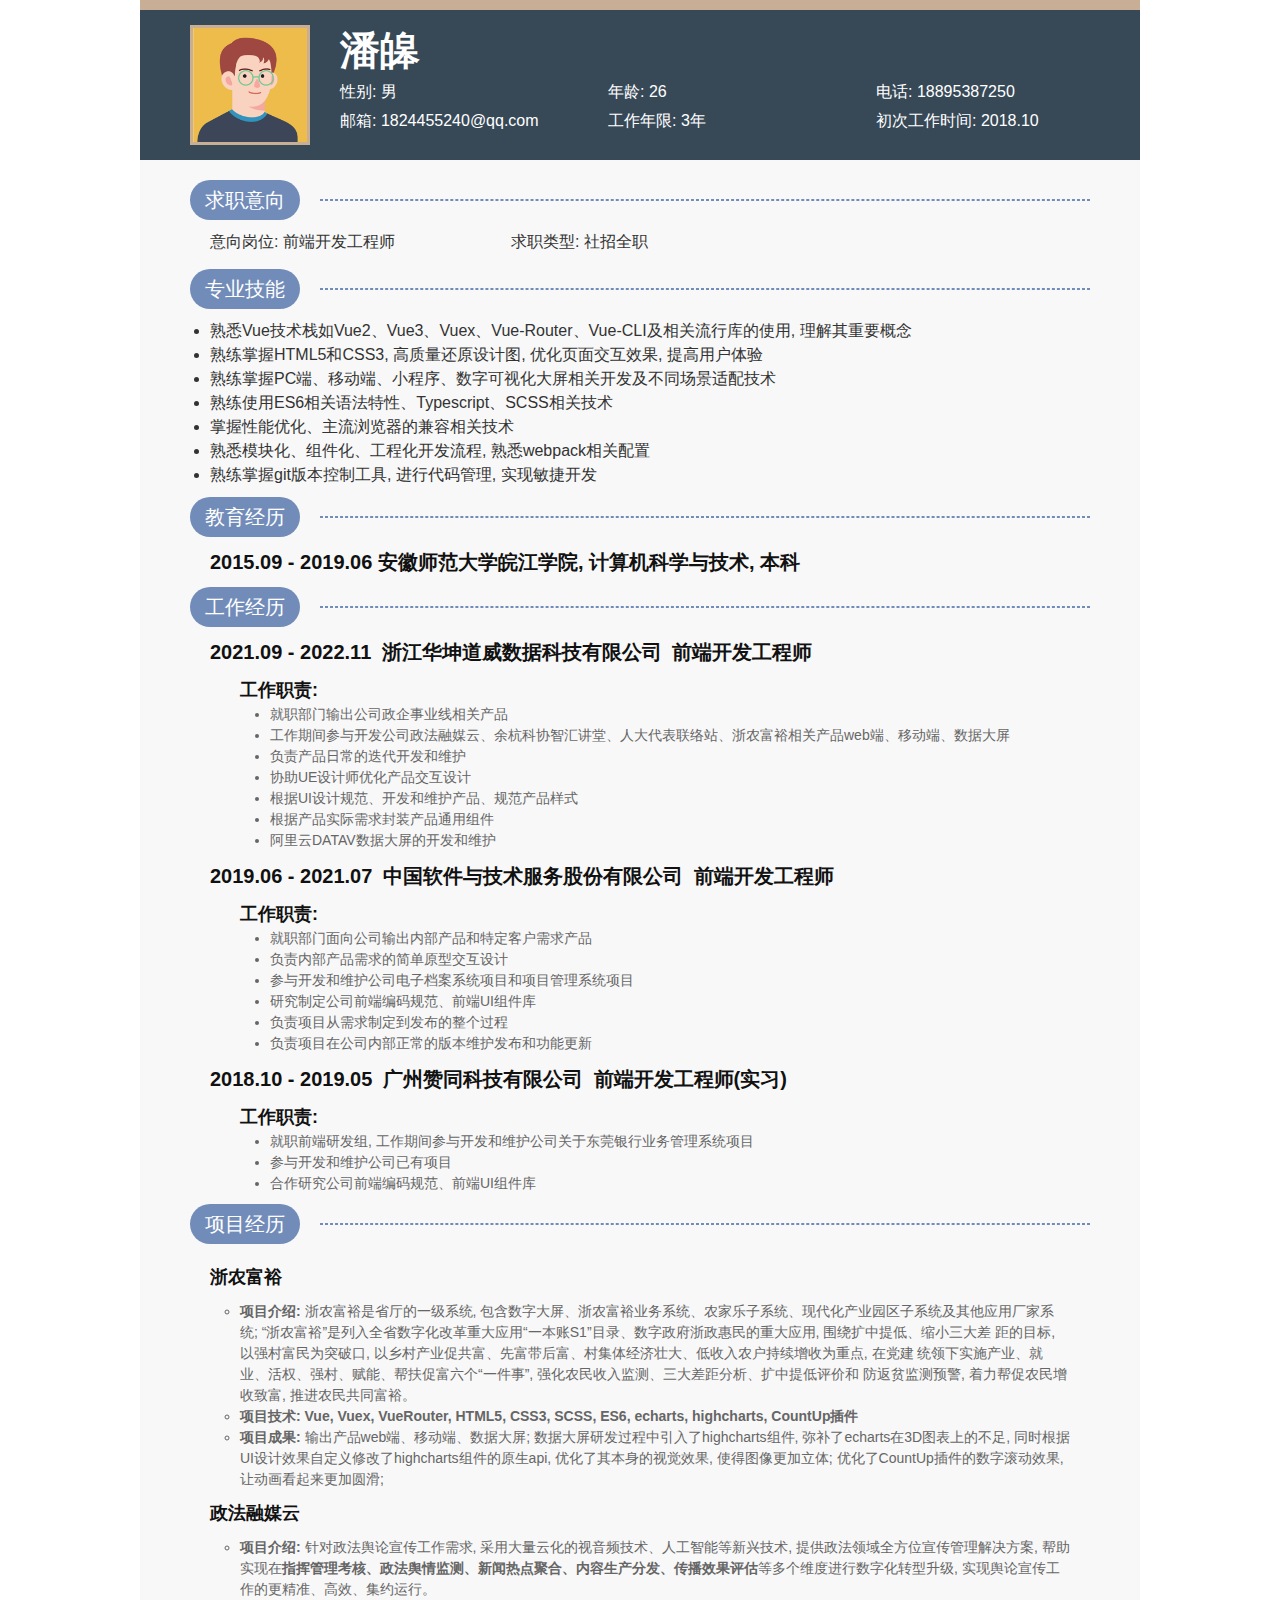
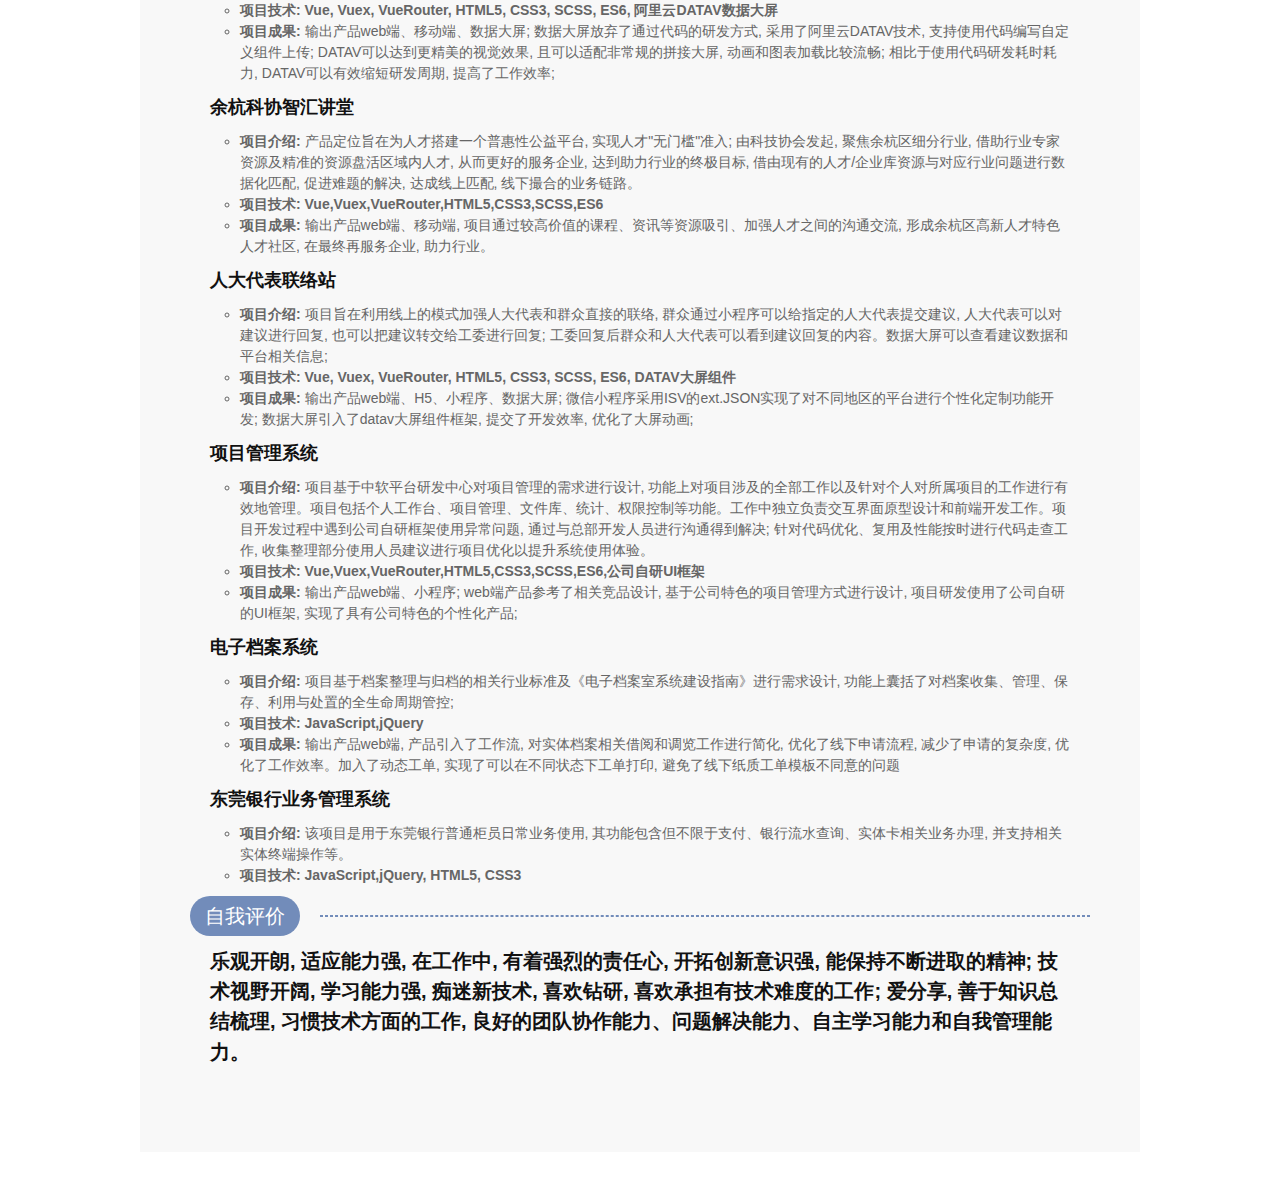
<file: index.html>
<!--
 * @Author: pckinghao 1824455240@qq.com
 * @Date: 2022-11-08 16:19:52
 * @LastEditors: pckinghao 1824455240@qq.com
 * @LastEditTime: 2023-03-06 13:14:26
 * @FilePath: \Resume\index.html
 * @Description: 这是默认设置,请设置`customMade`, 打开koroFileHeader查看配置 进行设置: https://github.com/OBKoro1/koro1FileHeader/wiki/%E9%85%8D%E7%BD%AE
-->
<!DOCTYPE html>
<html lang="en">

<head>
  <meta charset="UTF-8">
  <meta name="viewport" content="width=device-width, initial-scale=1.0">
  <meta http-equiv="X-UA-Compatible" content="ie=edge">
  <title>潘皞简历</title>
  <link rel="stylesheet" href="index.css">
  <link rel="stylesheet" href="https://at.alicdn.com/t/c/font_1466709_0gerwmd848k.css">
  <style>
    @media print {
      * {
        font: 16px/1.5 SimSun, STKaiti, "Microsoft YaHei", SimHei, Helvetica, Arial;
      }
      .wrapper {
        margin: 0;
      }
      li strong {
        color: rgb(0, 0, 0);
        /* font-weight: bolder; */
      }
    }
  </style>
</head>

<body>
  <div class="wrapper layout clearfix">
    <div class="userInfo">
      <div class="block-golden"></div>
      <div class="block-darkblue">
        <div class="block-darkblue-name">潘皞</div>
        <div class="block-darkblue-info">
          <div>性别: 男</div>
          <div>年龄: 26</div>
          <div>电话: 18895387250</div>
          <div>邮箱: 1824455240@qq.com</div>
          <div>工作年限: 3年</div>
          <div>初次工作时间: 2018.10</div>
        </div>
      </div>
      <img src="img/图片.png" alt="">
    </div>
    <div class="resume-body">
      <div class="job-intention">
        <div class="header-title"><span class="iconfont icon-yixiangxueyuan"> 求职意向 </span><span class="dashed"></span></div>
        <div class="job-info resume-body-pd">
          <div>意向岗位: 前端开发工程师</div>
          <div>求职类型: 社招全职</div>
          <div></div>
        </div>
      </div>
      <div class="skills">
        <div class="header-title"><span class="iconfont icon-gongju"> 专业技能 </span><span class="dashed"></span></div>
        <div class="resume-body-pd">
          <li>熟悉Vue技术栈如Vue2、Vue3、Vuex、Vue-Router、Vue-CLI及相关流行库的使用, 理解其重要概念</li>
          <li>熟练掌握HTML5和CSS3, 高质量还原设计图, 优化页面交互效果, 提高用户体验</li>
          <li>熟练掌握PC端、移动端、小程序、数字可视化大屏相关开发及不同场景适配技术</li>
          <li>熟练使用ES6相关语法特性、Typescript、SCSS相关技术</li>
          <li>掌握性能优化、主流浏览器的兼容相关技术</li>
          <li>熟悉模块化、组件化、工程化开发流程, 熟悉webpack相关配置</li>
          <li>熟练掌握git版本控制工具, 进行代码管理, 实现敏捷开发</li>
        </div>
      </div>
      <div class="educational">
        <div class="header-title"><span class="iconfont icon-education"> 教育经历 </span><span class="dashed"></span></div>
        <div class="school resume-body-pd">
          <h3><strong>2015.09 - 2019.06  安徽师范大学皖江学院, 计算机科学与技术, 本科</strong></h3>
        </div>
      </div>
      <div class="work">
        <div class="header-title"><span class="iconfont icon-gongzuo"> 工作经历 </span><span class="dashed"></span></div>
        <div class="work-list resume-body-pd">
          <h3><strong>
            <span>2021.09 - 2022.11</span>
            <span>浙江华坤道威数据科技有限公司</span>
            <span>前端开发工程师</span>
          </strong></h3>
          <div class="list-item">
            <h4>工作职责: </h4>
            <ul>
              <li>就职部门输出公司政企事业线相关产品</li>
              <li>工作期间参与开发公司政法融媒云、余杭科协智汇讲堂、人大代表联络站、浙农富裕相关产品web端、移动端、数据大屏</li>
              <li>负责产品日常的迭代开发和维护</li>
              <li>协助UE设计师优化产品交互设计</li>
              <li>根据UI设计规范、开发和维护产品、规范产品样式</li>
              <li>根据产品实际需求封装产品通用组件</li>
              <li>阿里云DATAV数据大屏的开发和维护</li>
            </ul>
          </div>
          <h3><strong>
            <span>2019.06 - 2021.07</span>
            <span>中国软件与技术服务股份有限公司</span>
            <span>前端开发工程师</span>
          </strong></h3>
          <div class="list-item">
            <h4>工作职责: </h4>
            <ul>
              <li>就职部门面向公司输出内部产品和特定客户需求产品</li>
              <li>负责内部产品需求的简单原型交互设计</li>
              <li>参与开发和维护公司电子档案系统项目和项目管理系统项目</li>
              <li>研究制定公司前端编码规范、前端UI组件库</li>
              <li>负责项目从需求制定到发布的整个过程</li>
              <li>负责项目在公司内部正常的版本维护发布和功能更新</li>
            </ul>
          </div>
          <h3><strong>
            <span>2018.10 - 2019.05</span>
            <span>广州赞同科技有限公司</span>
            <span>前端开发工程师(实习)</span>
          </strong></h3>
          <div class="list-item">
            <h4>工作职责: </h4>
            <ul>
              <li>就职前端研发组, 工作期间参与开发和维护公司关于东莞银行业务管理系统项目</li>
              <li>参与开发和维护公司已有项目</li>
              <li>合作研究公司前端编码规范、前端UI组件库</li>
            </ul>
          </div>
        </div>
      </div>
      <div class="projects">
        <div class="header-title"><span class="iconfont icon-xiangmu"> 项目经历 </span><span class="dashed"></span></div>
        <div class="projects-list resume-body-pd">
          <div class="list-item">
            <h4>浙农富裕</h4>
            <ul>
              <li><strong>项目介绍:  </strong>浙农富裕是省厅的一级系统, 包含数字大屏、浙农富裕业务系统、农家乐子系统、现代化产业园区子系统及其他应用厂家系统; “浙农富裕”是列入全省数字化改革重大应用“一本账S1”目录、数字政府浙政惠民的重大应用, 围绕扩中提低、缩小三大差 距的目标, 以强村富民为突破口, 以乡村产业促共富、先富带后富、村集体经济壮大、低收入农户持续增收为重点, 在党建 统领下实施产业、就业、活权、强村、赋能、帮扶促富六个“一件事”, 强化农民收入监测、三大差距分析、扩中提低评价和 防返贫监测预警, 着力帮促农民增收致富, 推进农民共同富裕。</li>
              <li><strong>项目技术:  Vue, Vuex, VueRouter, HTML5, CSS3, SCSS, ES6, echarts, highcharts, CountUp插件</strong></li>
              <li><strong>项目成果:  </strong>输出产品web端、移动端、数据大屏; 数据大屏研发过程中引入了highcharts组件, 弥补了echarts在3D图表上的不足, 同时根据UI设计效果自定义修改了highcharts组件的原生api, 优化了其本身的视觉效果, 使得图像更加立体; 优化了CountUp插件的数字滚动效果, 让动画看起来更加圆滑; </li>
            </ul>

            <h4>政法融媒云</h4>
            <ul>
              <li><strong>项目介绍:  </strong>针对政法舆论宣传工作需求, 采用大量云化的视音频技术、人工智能等新兴技术, 提供政法领域全方位宣传管理解决方案, 帮助实现在<strong>指挥管理考核、政法舆情监测、新闻热点聚合、内容生产分发、传播效果评估</strong>等多个维度进行数字化转型升级, 实现舆论宣传工作的更精准、高效、集约运行。</li>
              <li><strong>项目技术:  Vue, Vuex, VueRouter, HTML5, CSS3, SCSS, ES6, 阿里云DATAV数据大屏</strong></li>
              <li><strong>项目成果:  </strong>输出产品web端、移动端、数据大屏; 数据大屏放弃了通过代码的研发方式, 采用了阿里云DATAV技术, 支持使用代码编写自定义组件上传; DATAV可以达到更精美的视觉效果, 且可以适配非常规的拼接大屏, 动画和图表加载比较流畅; 相比于使用代码研发耗时耗力, DATAV可以有效缩短研发周期, 提高了工作效率; </li>
            </ul>

            <h4>余杭科协智汇讲堂</h4>
            <ul>
              <li><strong>项目介绍:  </strong>产品定位旨在为人才搭建一个普惠性公益平台, 实现人才"无门槛"准入; 由科技协会发起, 聚焦余杭区细分行业, 借助行业专家资源及精准的资源盘活区域内人才, 从而更好的服务企业, 达到助力行业的终极目标, 借由现有的人才/企业库资源与对应行业问题进行数据化匹配, 促进难题的解决, 达成线上匹配, 线下撮合的业务链路。</li>
              <li><strong>项目技术:  Vue,Vuex,VueRouter,HTML5,CSS3,SCSS,ES6</strong></li>
              <li><strong>项目成果:  </strong>输出产品web端、移动端, 项目通过较高价值的课程、资讯等资源吸引、加强人才之间的沟通交流, 形成余杭区高新人才特色人才社区, 在最终再服务企业, 助力行业。</li>
            </ul>

            <h4>人大代表联络站</h4>
            <ul>
              <li><strong>项目介绍:  </strong>项目旨在利用线上的模式加强人大代表和群众直接的联络, 群众通过小程序可以给指定的人大代表提交建议, 人大代表可以对建议进行回复, 也可以把建议转交给工委进行回复; 工委回复后群众和人大代表可以看到建议回复的内容。数据大屏可以查看建议数据和平台相关信息; </li>
              <li><strong>项目技术:  Vue, Vuex, VueRouter, HTML5, CSS3, SCSS, ES6, DATAV大屏组件</strong></li>
              <li><strong>项目成果:  </strong>输出产品web端、H5、小程序、数据大屏; 微信小程序采用ISV的ext.JSON实现了对不同地区的平台进行个性化定制功能开发; 数据大屏引入了datav大屏组件框架, 提交了开发效率, 优化了大屏动画; </li>
            </ul>

            <h4>项目管理系统</h4>
            <ul>
              <li><strong>项目介绍:  </strong>项目基于中软平台研发中心对项目管理的需求进行设计, 功能上对项目涉及的全部工作以及针对个人对所属项目的工作进行有效地管理。项目包括个人工作台、项目管理、文件库、统计、权限控制等功能。工作中独立负责交互界面原型设计和前端开发工作。项目开发过程中遇到公司自研框架使用异常问题, 通过与总部开发人员进行沟通得到解决; 针对代码优化、复用及性能按时进行代码走查工作, 收集整理部分使用人员建议进行项目优化以提升系统使用体验。</li>
              <li><strong>项目技术:  Vue,Vuex,VueRouter,HTML5,CSS3,SCSS,ES6,公司自研UI框架</strong></li>
              <li><strong>项目成果:  </strong>输出产品web端、小程序; web端产品参考了相关竞品设计, 基于公司特色的项目管理方式进行设计, 项目研发使用了公司自研的UI框架, 实现了具有公司特色的个性化产品; </li>
            </ul>

            <h4>电子档案系统</h4>
            <ul>
              <li><strong>项目介绍:  </strong>项目基于档案整理与归档的相关行业标准及《电子档案室系统建设指南》进行需求设计, 功能上囊括了对档案收集、管理、保存、利用与处置的全生命周期管控; </li>
              <li><strong>项目技术:  JavaScript,jQuery</strong></li>
              <li><strong>项目成果:  </strong>输出产品web端, 产品引入了工作流, 对实体档案相关借阅和调览工作进行简化, 优化了线下申请流程, 减少了申请的复杂度, 优化了工作效率。加入了动态工单, 实现了可以在不同状态下工单打印, 避免了线下纸质工单模板不同意的问题</li>
            </ul>
            <h4>东莞银行业务管理系统</h4>
            <ul>
              <li><strong>项目介绍:  </strong>该项目是用于东莞银行普通柜员日常业务使用, 其功能包含但不限于支付、银行流水查询、实体卡相关业务办理, 并支持相关实体终端操作等。</li>
              <li><strong>项目技术:  JavaScript,jQuery, HTML5, CSS3</strong></li>
            </ul>
          </div>
        </div>
      </div>
      <div class="selfEvaluation">
        <div class="header-title"><span class="iconfont icon-gangbigongju"> 自我评价 </span><span class="dashed"></span></div>
        <div class="resume-body-pd">
          <h3><strong>乐观开朗, 适应能力强, 在工作中, 有着强烈的责任心, 开拓创新意识强, 能保持不断进取的精神; 技术视野开阔, 学习能力强, 痴迷新技术, 喜欢钻研, 喜欢承担有技术难度的工作; 爱分享, 善于知识总结梳理, 习惯技术方面的工作, 良好的团队协作能力、问题解决能力、自主学习能力和自我管理能力。</strong></h3>
        </div>
      </div>
    </div>
  </div>
</body>

</html>
</file>
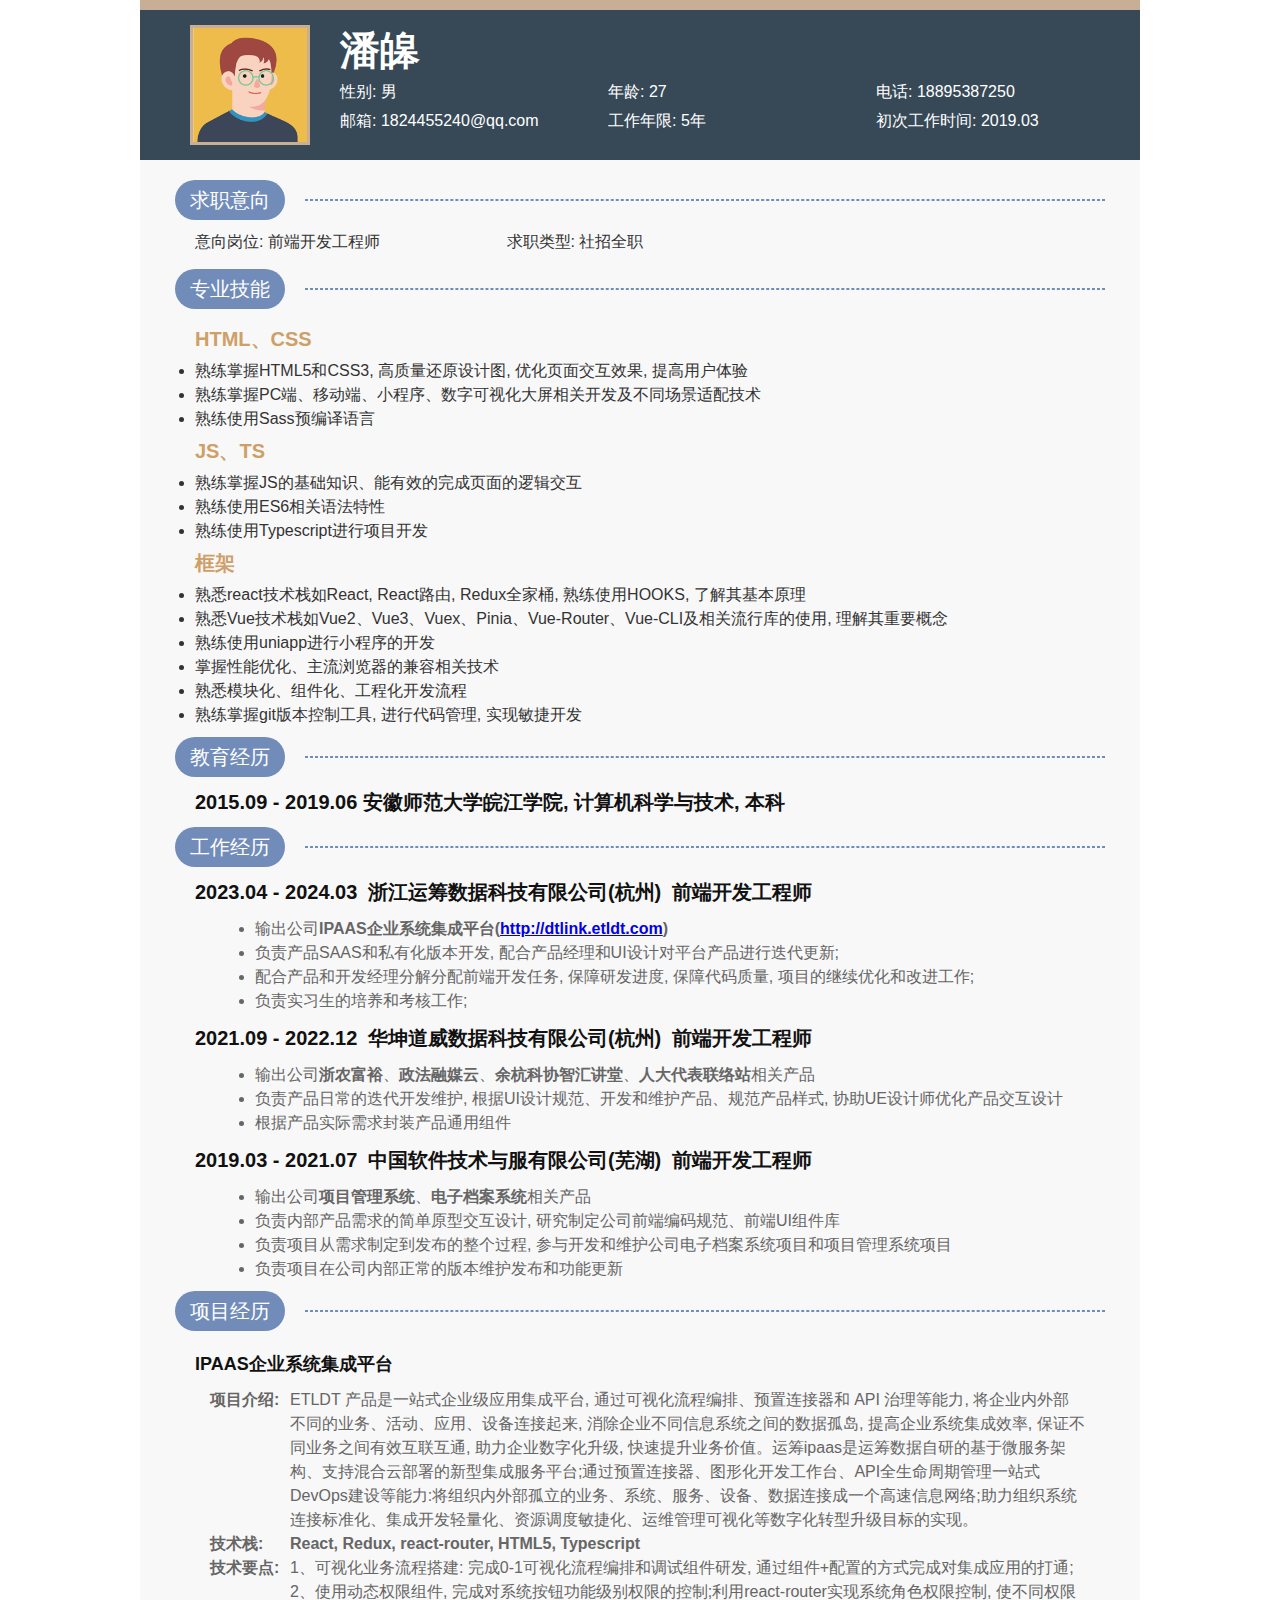
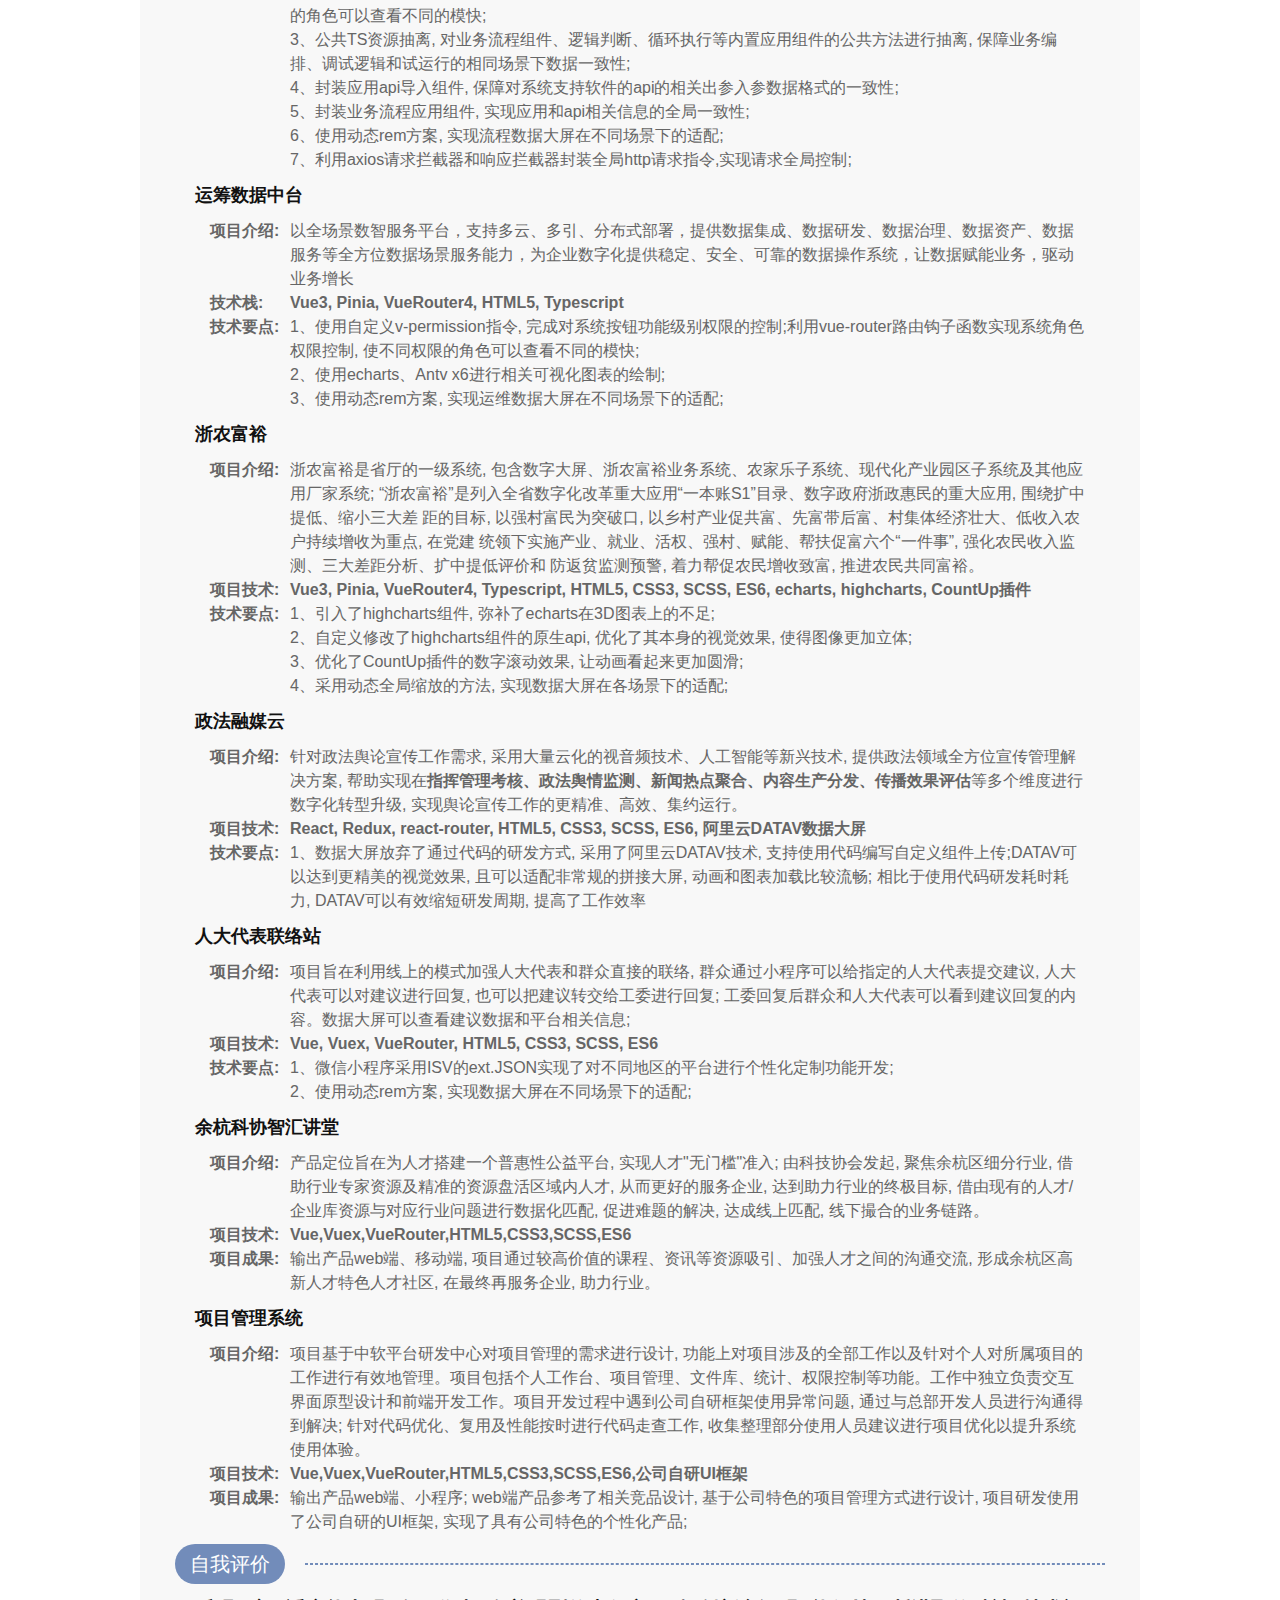
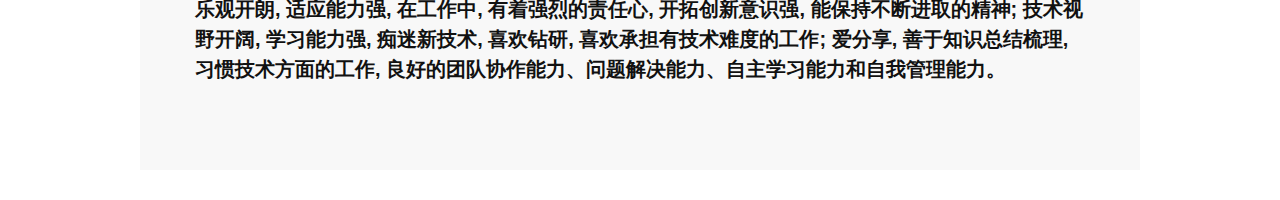
<file: react.html>
<!--
 * @Author: pckinghao 1824455240@qq.com
 * @Date: 2022-11-08 16:19:52
 * @LastEditors: pckinghao 1824455240@qq.com
 * @LastEditTime: 2024-02-26 15:59:13
 * @FilePath: \Resume\index.html
 * @Description: 这是默认设置,请设置`customMade`, 打开koroFileHeader查看配置 进行设置: https://github.com/OBKoro1/koro1FileHeader/wiki/%E9%85%8D%E7%BD%AE
-->
<!DOCTYPE html>
<html lang="en">

<head>
  <meta charset="UTF-8">
  <meta name="viewport" content="width=device-width, initial-scale=1.0">
  <meta http-equiv="X-UA-Compatible" content="ie=edge">
  <title>潘皞-前端-本科-5年-计算机科学与技术</title>
  <link rel="stylesheet" href="react.css">
  <link rel="stylesheet" href="https://at.alicdn.com/t/c/font_1466709_0gerwmd848k.css">
  <style>
    @media print {
      * {
        font: 16px/1.5 SimSun, STKaiti, "Microsoft YaHei", SimHei, Helvetica, Arial;
      }
      .wrapper {
        margin: 0;
      }
      li strong {
        color: rgb(0, 0, 0);
        /* font-weight: bolder; */
      }
    }
  </style>
</head>

<body>
  <div class="wrapper layout clearfix">
    <div class="userInfo">
      <div class="block-golden"></div>
      <div class="block-darkblue">
        <div class="block-darkblue-name">潘皞</div>
        <div class="block-darkblue-info">
          <div>性别: 男</div>
          <div>年龄: 27</div>
          <div>电话: 18895387250</div>
          <div>邮箱: 1824455240@qq.com</div>
          <div>工作年限: 5年</div>
          <div>初次工作时间: 2019.03</div>
        </div>
      </div>
      <img src="img/图片.png" alt="">
    </div>
    <div class="resume-body">
      <div class="job-intention">
        <div class="header-title"><span class="iconfont icon-yixiangxueyuan"> 求职意向 </span><span class="dashed"></span></div>
        <div class="job-info resume-body-pd">
          <div>意向岗位: 前端开发工程师</div>
          <div>求职类型: 社招全职</div>
          <div></div>
        </div>
      </div>
      <div class="skills">
        <div class="header-title"><span class="iconfont icon-gongju"> 专业技能 </span><span class="dashed"></span></div>
        <div class="resume-body-pd">
          <div class="resume-body-pd-tag">HTML、CSS</div>
          <li>熟练掌握HTML5和CSS3, 高质量还原设计图, 优化页面交互效果, 提高用户体验</li>
          <li>熟练掌握PC端、移动端、小程序、数字可视化大屏相关开发及不同场景适配技术</li>
          <li>熟练使用Sass预编译语言</li>
          <div class="resume-body-pd-tag">JS、TS</div>
          <li>熟练掌握JS的基础知识、能有效的完成页面的逻辑交互</li>
          <li>熟练使用ES6相关语法特性</li>
          <li>熟练使用Typescript进行项目开发</li>
          <div class="resume-body-pd-tag">框架</div>
          <li>熟悉react技术栈如React, React路由, Redux全家桶, 熟练使用HOOKS, 了解其基本原理</li>
          <li>熟悉Vue技术栈如Vue2、Vue3、Vuex、Pinia、Vue-Router、Vue-CLI及相关流行库的使用, 理解其重要概念</li>
          <li>熟练使用uniapp进行小程序的开发</li>
          <li>掌握性能优化、主流浏览器的兼容相关技术</li>
          <li>熟悉模块化、组件化、工程化开发流程</li>
          <li>熟练掌握git版本控制工具, 进行代码管理, 实现敏捷开发</li>
        </div>
      </div>
      <div class="educational">
        <div class="header-title"><span class="iconfont icon-education"> 教育经历 </span><span class="dashed"></span></div>
        <div class="school resume-body-pd">
          <h3><strong>2015.09 - 2019.06  安徽师范大学皖江学院, 计算机科学与技术, 本科</strong></h3>
        </div>
      </div>
      <div class="work">
        <div class="header-title"><span class="iconfont icon-gongzuo"> 工作经历 </span><span class="dashed"></span></div>
        <div class="work-list resume-body-pd">
          <div>
            <h3><strong>
              <span>2023.04 - 2024.03
              </span>
              <span>浙江运筹数据科技有限公司(杭州)</span>
              <span>前端开发工程师</span>
            </strong></h3>
            <div class="list-item">
              <ul>
                <li>输出公司<strong>IPAAS企业系统集成平台(<a href="http://dtlink.etldt.com">http://dtlink.etldt.com</a>)</strong></li>
                <li>负责产品SAAS和私有化版本开发, 配合产品经理和UI设计对平台产品进行迭代更新;</li>
                <li>配合产品和开发经理分解分配前端开发任务, 保障研发进度, 保障代码质量, 项目的继续优化和改进工作;</li>
                <li>负责实习生的培养和考核工作;</li>
              </ul>
            </div>
          </div>
          <div>
            <h3><strong>
              <span>2021.09 - 2022.12</span>
              <span>华坤道威数据科技有限公司(杭州)</span>
              <span>前端开发工程师</span>
            </strong></h3>
            <div class="list-item">
              <ul>
                <li>输出公司<strong>浙农富裕</strong>、<strong>政法融媒云</strong>、<strong>余杭科协智汇讲堂</strong>、<strong>人大代表联络站</strong>相关产品</li>
                <li>负责产品日常的迭代开发维护, 根据UI设计规范、开发和维护产品、规范产品样式, 协助UE设计师优化产品交互设计</li>
                <li>根据产品实际需求封装产品通用组件</li>
              </ul>
            </div>
          </div>
          <div>
            <h3><strong>
              <span>2019.03 - 2021.07</span>
              <span>中国软件技术与服有限公司(芜湖)</span>
              <span>前端开发工程师</span>
            </strong></h3>
            <div class="list-item">
              <ul>
                <li>输出公司<strong>项目管理系统</strong>、<strong>电子档案系统</strong>相关产品</li>
                <li>负责内部产品需求的简单原型交互设计, 研究制定公司前端编码规范、前端UI组件库</li>
                <li>负责项目从需求制定到发布的整个过程, 参与开发和维护公司电子档案系统项目和项目管理系统项目</li>
                <li>负责项目在公司内部正常的版本维护发布和功能更新</li>
              </ul>
            </div>
          </div>
          <!-- <div>
            <h3><strong>
              <span>2019.03 - 2019.05</span>
              <span>广州赞同科技有限公司</span>
              <span>前端开发工程师(实习)</span>
            </strong></h3>
            <div class="list-item">
              <ul>
                <li>就职前端研发组, 工作期间参与开发和维护公司关于东莞银行业务管理系统项目</li>
                <li>参与开发和维护公司已有项目</li>
                <li>合作研究公司前端编码规范、前端UI组件库</li>
              </ul>
            </div>
          </div> -->
        </div>
      </div>
      <div class="projects">
        <div class="header-title"><span class="iconfont icon-xiangmu"> 项目经历 </span><span class="dashed"></span></div>
        <div class="projects-list resume-body-pd">
          <div class="list-item">
            <div>
              <h4>IPAAS企业系统集成平台</h4>
              <ul>
                <li>
                  <div class="list-item-header"><strong>项目介绍:  </strong></div>
                  <div>
                    ETLDT 产品是一站式企业级应用集成平台, 通过可视化流程编排、预置连接器和 API 治理等能力, 将企业内外部不同的业务、活动、应用、设备连接起来, 消除企业不同信息系统之间的数据孤岛, 提高企业系统集成效率, 保证不同业务之间有效互联互通, 助力企业数字化升级, 快速提升业务价值。运筹ipaas是运筹数据自研的基于微服务架构、支持混合云部署的新型集成服务平台;通过预置连接器、图形化开发工作台、API全生命周期管理一站式DevOps建设等能力:将组织内外部孤立的业务、系统、服务、设备、数据连接成一个高速信息网络;助力组织系统连接标准化、集成开发轻量化、资源调度敏捷化、运维管理可视化等数字化转型升级目标的实现。
                  </div>
                </li>
                <li>
                  <div class="list-item-header"><strong>技术栈:  </strong></div>
                  <div><strong>React, Redux, react-router, HTML5, Typescript</strong></div>
                </li>
                <li>
                  <div class="list-item-header"><strong>技术要点:  </strong></div>
                  <div>
                    1、可视化业务流程搭建: 完成0-1可视化流程编排和调试组件研发, 通过组件+配置的方式完成对集成应用的打通; 
                    <br />
                    2、使用动态权限组件, 完成对系统按钮功能级别权限的控制;利用react-router实现系统角色权限控制, 使不同权限的角色可以查看不同的模快;
                    <br />
                    3、公共TS资源抽离, 对业务流程组件、逻辑判断、循环执行等内置应用组件的公共方法进行抽离, 保障业务编排、调试逻辑和试运行的相同场景下数据一致性;
                    <br />
                    4、封装应用api导入组件, 保障对系统支持软件的api的相关出参入参数据格式的一致性;
                    <br />
                    5、封装业务流程应用组件, 实现应用和api相关信息的全局一致性;
                    <br />
                    6、使用动态rem方案, 实现流程数据大屏在不同场景下的适配;
                    <br />
                    7、利用axios请求拦截器和响应拦截器封装全局http请求指令,实现请求全局控制;
                  </div>
                </li>
              </ul>
            </div>
            <div>
              <h4>运筹数据中台</h4>
              <ul>
                <li>
                  <div class="list-item-header"><strong>项目介绍:  </strong></div>
                  <div>以全场景数智服务平台，支持多云、多引、分布式部署，提供数据集成、数据研发、数据治理、数据资产、数据服务等全方位数据场景服务能力，为企业数字化提供稳定、安全、可靠的数据操作系统，让数据赋能业务，驱动业务增长
                  </div>
                </li>
                <li>
                  <div class="list-item-header"><strong>技术栈:  </strong></div>
                  <div><strong>Vue3, Pinia, VueRouter4, HTML5, Typescript</strong></div>
                </li>
                <li>
                  <div class="list-item-header"><strong>技术要点:  </strong></div>
                  <div>
                    1、使用自定义v-permission指令, 完成对系统按钮功能级别权限的控制;利用vue-router路由钩子函数实现系统角色权限控制, 使不同权限的角色可以查看不同的模快;
                    <br />
                    2、使用echarts、Antv x6进行相关可视化图表的绘制;
                    <br />
                    3、使用动态rem方案, 实现运维数据大屏在不同场景下的适配;
                  </div>
                </li>
              </ul>
            </div>
            <div>
              <h4>浙农富裕</h4>
              <ul>
                <li>
                  <div class="list-item-header"><strong>项目介绍:  </strong></div>
                  <div>浙农富裕是省厅的一级系统, 包含数字大屏、浙农富裕业务系统、农家乐子系统、现代化产业园区子系统及其他应用厂家系统; “浙农富裕”是列入全省数字化改革重大应用“一本账S1”目录、数字政府浙政惠民的重大应用, 围绕扩中提低、缩小三大差 距的目标, 以强村富民为突破口, 以乡村产业促共富、先富带后富、村集体经济壮大、低收入农户持续增收为重点, 在党建 统领下实施产业、就业、活权、强村、赋能、帮扶促富六个“一件事”, 强化农民收入监测、三大差距分析、扩中提低评价和 防返贫监测预警, 着力帮促农民增收致富, 推进农民共同富裕。</div>
                </li>
                <li>
                  <div class="list-item-header"><strong>项目技术:  </strong></div>
                  <div><strong>Vue3, Pinia, VueRouter4, Typescript, HTML5, CSS3, SCSS, ES6, echarts, highcharts, CountUp插件</strong></div>
                </li>
                <li>
                  <div class="list-item-header"><strong>技术要点:  </strong></div>
                  <div>
                    1、引入了highcharts组件, 弥补了echarts在3D图表上的不足;
                    <br />
                    2、自定义修改了highcharts组件的原生api, 优化了其本身的视觉效果, 使得图像更加立体;
                    <br />
                    3、优化了CountUp插件的数字滚动效果, 让动画看起来更加圆滑;
                    <br />
                    4、采用动态全局缩放的方法, 实现数据大屏在各场景下的适配;
                  </div>
                </li>
              </ul>
            </div>
            <div>
              <h4>政法融媒云</h4>
              <ul>
                <li>
                  <div class="list-item-header"><strong>项目介绍:  </strong></div>
                  <div>针对政法舆论宣传工作需求, 采用大量云化的视音频技术、人工智能等新兴技术, 提供政法领域全方位宣传管理解决方案, 帮助实现在<strong>指挥管理考核、政法舆情监测、新闻热点聚合、内容生产分发、传播效果评估</strong>等多个维度进行数字化转型升级, 实现舆论宣传工作的更精准、高效、集约运行。</div>
                </li>
                <li>
                  <div class="list-item-header"><strong>项目技术:  </strong></div>
                  <div><strong>React, Redux, react-router, HTML5, CSS3, SCSS, ES6, 阿里云DATAV数据大屏</strong></div>
                </li>
                <li>
                  <div class="list-item-header"><strong>技术要点:  </strong></div>
                  <div>
                    1、数据大屏放弃了通过代码的研发方式, 采用了阿里云DATAV技术, 支持使用代码编写自定义组件上传;DATAV可以达到更精美的视觉效果, 且可以适配非常规的拼接大屏, 动画和图表加载比较流畅; 相比于使用代码研发耗时耗力, DATAV可以有效缩短研发周期, 提高了工作效率
                  </div>
                </li>
              </ul>
            </div>
            <div>
              <h4>人大代表联络站</h4>
              <ul>
                <li>
                  <div class="list-item-header"><strong>项目介绍:  </strong></div>
                  <div>项目旨在利用线上的模式加强人大代表和群众直接的联络, 群众通过小程序可以给指定的人大代表提交建议, 人大代表可以对建议进行回复, 也可以把建议转交给工委进行回复; 工委回复后群众和人大代表可以看到建议回复的内容。数据大屏可以查看建议数据和平台相关信息; </div>
                </li>
                <li>
                  <div class="list-item-header"><strong>项目技术:  </strong></div>
                  <div><strong>Vue, Vuex, VueRouter, HTML5, CSS3, SCSS, ES6</strong></div>
                </li>
                <li>
                  <div class="list-item-header"><strong>技术要点:  </strong></div>
                  <div>
                    1、微信小程序采用ISV的ext.JSON实现了对不同地区的平台进行个性化定制功能开发;
                    <br />
                    2、使用动态rem方案, 实现数据大屏在不同场景下的适配;
                  </div>
                </li>
              </ul>
            </div>
            <div>
              <h4>余杭科协智汇讲堂</h4>
              <ul>
                <li>
                  <div class="list-item-header"><strong>项目介绍:  </strong></div>
                  <div>产品定位旨在为人才搭建一个普惠性公益平台, 实现人才"无门槛"准入; 由科技协会发起, 聚焦余杭区细分行业, 借助行业专家资源及精准的资源盘活区域内人才, 从而更好的服务企业, 达到助力行业的终极目标, 借由现有的人才/企业库资源与对应行业问题进行数据化匹配, 促进难题的解决, 达成线上匹配, 线下撮合的业务链路。</div>
                </li>
                <li>
                  <div class="list-item-header"><strong>项目技术:  </strong></div>
                  <div><strong>Vue,Vuex,VueRouter,HTML5,CSS3,SCSS,ES6</strong></div>
                </li>
                <li>
                  <div class="list-item-header"><strong>项目成果:  </strong></div>
                  <div>输出产品web端、移动端, 项目通过较高价值的课程、资讯等资源吸引、加强人才之间的沟通交流, 形成余杭区高新人才特色人才社区, 在最终再服务企业, 助力行业。</div>
                </li>
              </ul>
            </div>
            <div>
              <h4>项目管理系统</h4>
              <ul>
                <li>
                  <div class="list-item-header"><strong>项目介绍:  </strong></div>
                  <div>项目基于中软平台研发中心对项目管理的需求进行设计, 功能上对项目涉及的全部工作以及针对个人对所属项目的工作进行有效地管理。项目包括个人工作台、项目管理、文件库、统计、权限控制等功能。工作中独立负责交互界面原型设计和前端开发工作。项目开发过程中遇到公司自研框架使用异常问题, 通过与总部开发人员进行沟通得到解决; 针对代码优化、复用及性能按时进行代码走查工作, 收集整理部分使用人员建议进行项目优化以提升系统使用体验。</div>
                </li>
                <li>
                  <div class="list-item-header"><strong>项目技术:  </strong></div>
                  <div><strong>Vue,Vuex,VueRouter,HTML5,CSS3,SCSS,ES6,公司自研UI框架</strong></div>
                </li>
                <li>
                  <div class="list-item-header"><strong>项目成果:  </strong></div>
                  <div>输出产品web端、小程序; web端产品参考了相关竞品设计, 基于公司特色的项目管理方式进行设计, 项目研发使用了公司自研的UI框架, 实现了具有公司特色的个性化产品; </div>
                </li>
              </ul>
            </div>
            <!-- <div>
              <h4>东莞银行业务管理系统
                
              </h4>
              <ul>
                <li>
                  <div class="list-item-header"><strong>项目介绍:  </strong></div>
                  <div>项目基于档案整理与归档的相关行业标准及《电子档案室系统建设指南》进行需求设计, 功能上囊括了对档案收集、管理、保存、利用与处置的全生命周期管控; </div>
                </li>
                <li>
                  <div class="list-item-header"><strong>项目技术:  </strong></div>
                  <div><strong>Vue,Vuex,VueRouter,HTML5,CSS3,SCSS,ES6</strong></div>
                </li>
                <li>
                  <div class="list-item-header"><strong>项目成果:  </strong></div>
                  <div>输出产品web端, 产品引入了工作流, 对实体档案相关借阅和调览工作进行简化, 优化了线下申请流程, 减少了申请的复杂度, 优化了工作效率。加入了动态工单, 实现了可以在不同状态下工单打印, 避免了线下纸质工单模板不同意的问题</div>
                </li>
              </ul>
            </div> -->
          </div>
        </div>
      </div>
      <div class="selfEvaluation">
        <div class="header-title"><span class="iconfont icon-gangbigongju"> 自我评价 </span><span class="dashed"></span></div>
        <div class="resume-body-pd">
          <h3><strong>乐观开朗, 适应能力强, 在工作中, 有着强烈的责任心, 开拓创新意识强, 能保持不断进取的精神; 技术视野开阔, 学习能力强, 痴迷新技术, 喜欢钻研, 喜欢承担有技术难度的工作; 爱分享, 善于知识总结梳理, 习惯技术方面的工作, 良好的团队协作能力、问题解决能力、自主学习能力和自我管理能力。</strong></h3>
        </div>
      </div>
    </div>
  </div>
</body>

</html>
</file>
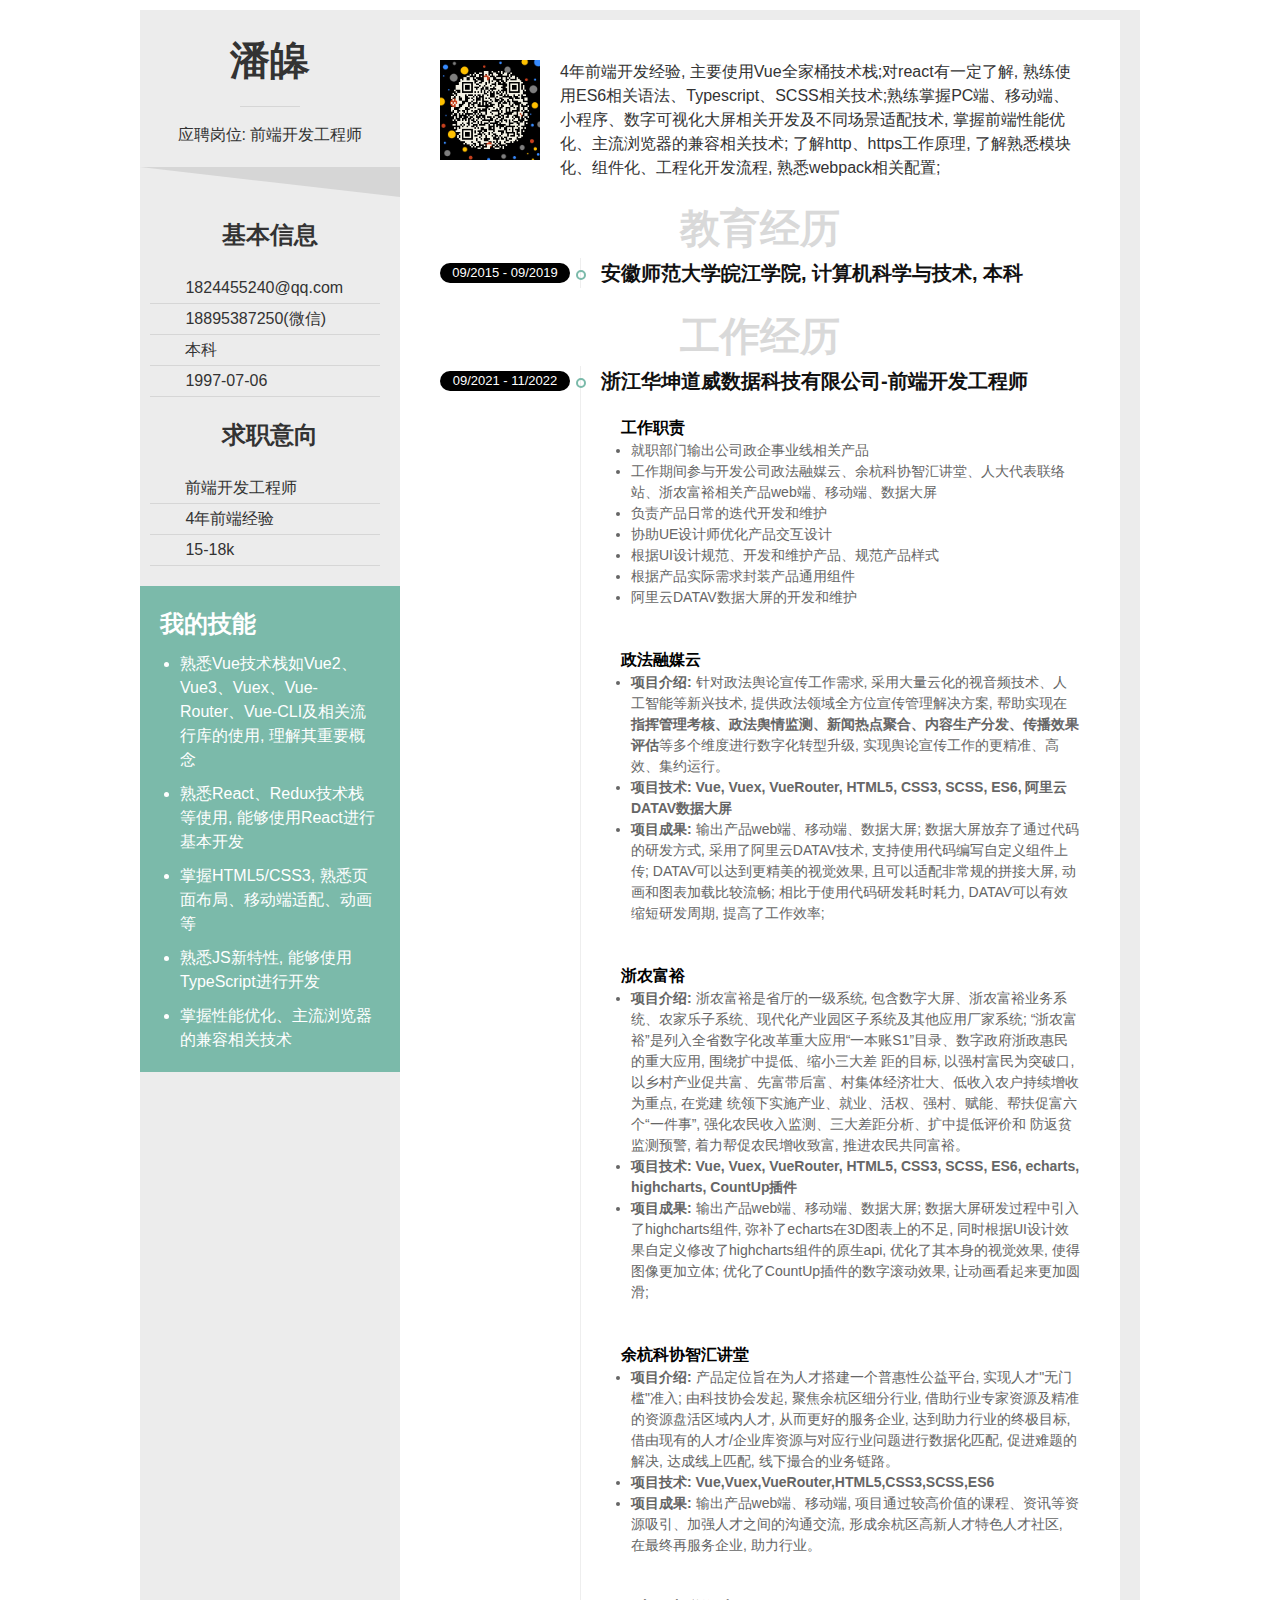
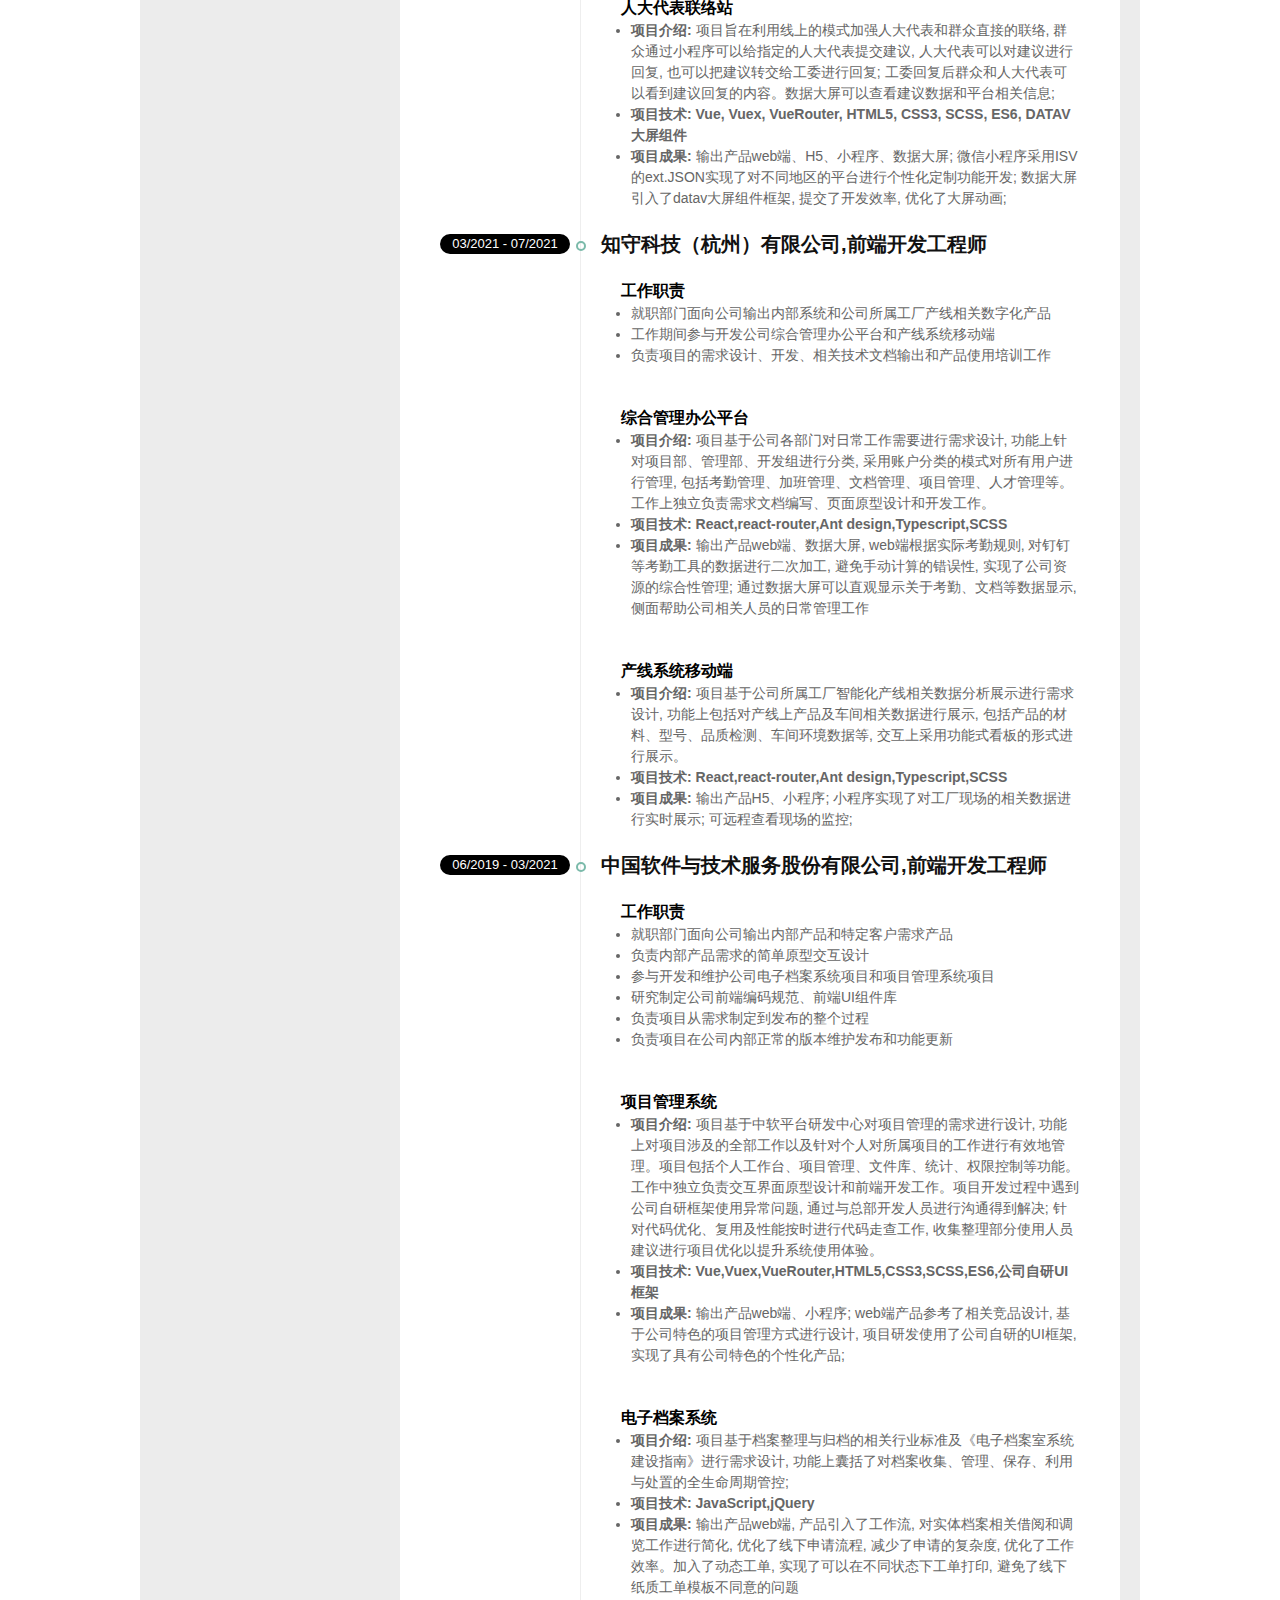
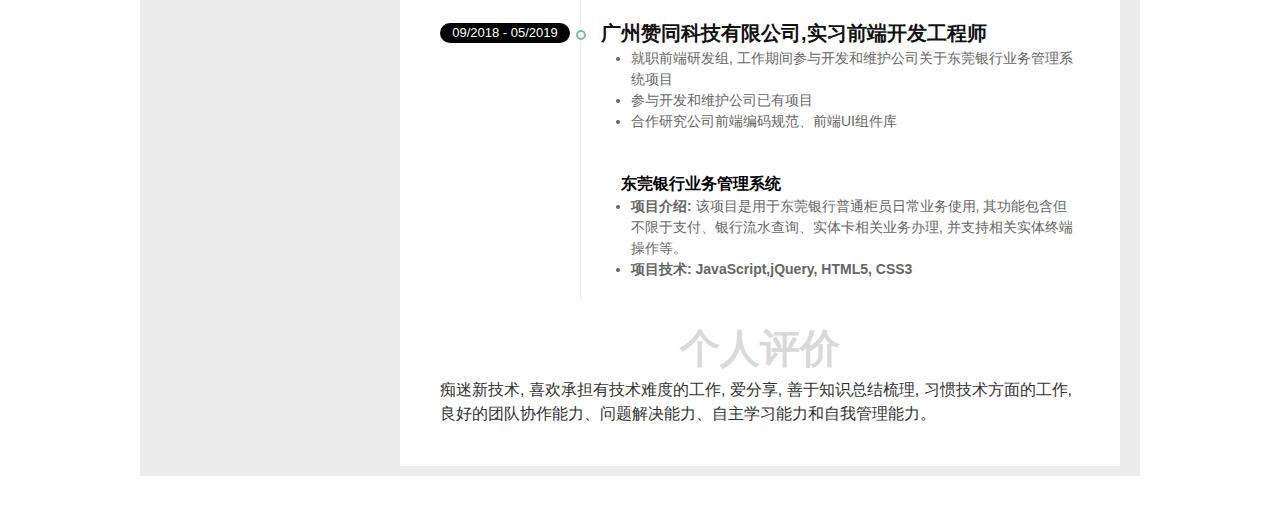
<file: resume.html>
<!DOCTYPE html>
<html lang="en">

<head>
  <meta charset="UTF-8">
  <meta name="viewport" content="width=device-width, initial-scale=1.0">
  <meta http-equiv="X-UA-Compatible" content="ie=edge">
  <title>Document</title>
  <link rel="stylesheet" href="resume.css">
  <link rel="stylesheet" href="https://at.alicdn.com/t/c/font_1466709_0gerwmd848k.css">
  <style>
    @media (max-width: 414px) {
      .wrapper {
        background: #fff;
      }

      .aside {
        width: 100%;
        height: 100px;
        padding-top: 0px;
      }

      .aside .user::after {
        display: none;
      }

      /* .main .intro img {
        width:5px !important;
        height:5px !important;
      } */

      
      .intro {
        
        margin-top: 850px;
      }

      .main .pill {
        margin-top: 5px;
        background: #000;
        color: #fff;
        display: block;
        font-size: 13px;
        width: 130px;
        line-height: 20px;
        text-align: center;
        border-radius: 20px;
      }

      .main .more {
        float: left;
        margin-left: 0px;
      }

      .main {
        margin-left: 0px;
      }
    }

    @media print {
      .aside {
        width: 235px;
      }

      .main {
        margin-left: 235px;
      }

      .aside .user::after {
        border-right-width: 117px;
        border-left-width: 117px;
      }

      .pill {
        display: none;
        margin-left: -30px;
      }

      .main .more {
        margin-left: 120px;
      }
      .main h3::before {
        margin-left: 0px;
      }
      .more h3 {
        margin-left: 0px;
      }
      .more li strong {
        color: rgb(0, 0, 0);
      }
      .wrapper {
        margin: 0;
      }
    }
  </style>
</head>

<body>
  <div class="wrapper layout clearfix">
    <div class="aside">
      <div class="user">
        <h1>潘皞</h1>
        <p>应聘岗位:  前端开发工程师</p>
      </div>
      <h2 class="contact-title">基本信息</h2>
      <ul class="contact">
        <li><span class="iconfont icon-email"></span> 1824455240@qq.com</li>
        <li><span class="iconfont icon-phone"></span> 18895387250(微信)</li>
        <li><span class="iconfont icon-education"></span> 本科</li>
        <li><span class="iconfont icon-chushengnianyue"></span> 1997-07-06</li>
      </ul>
      <h2  class="contact-title">求职意向</h2>
      <ul class="contact">
        <li><span class="iconfont icon-gangwei"></span> 前端开发工程师</li>
        <li><span class="iconfont icon-experience"></span> 4年前端经验</li>
        <li><span class="iconfont icon-xinziguanli"></span> 15-18k</li>
      </ul>
      <div class="skills">
        <h2>我的技能</h2>
        <ul>
          <li>熟悉Vue技术栈如Vue2、Vue3、Vuex、Vue-Router、Vue-CLI及相关流行库的使用, 理解其重要概念</li>
          <li>熟悉React、Redux技术栈等使用, 能够使用React进行基本开发</li>
          <li>掌握HTML5/CSS3, 熟悉页面布局、移动端适配、动画等</li>
          <li>熟悉JS新特性, 能够使用TypeScript进行开发</li>
          <li>掌握性能优化、主流浏览器的兼容相关技术</li>
        </ul>
      </div>
      <!-- <div class="other">
        <h2>其他</h2>
        <ul class="contact">
          <li><span class="iconfont icon-github"></span> <a href="https://github.com/pckinghao">Github</a></li>
          <li><span class="iconfont icon-blog"></span> <a href="https://www.jianshu.com/u/24fedc08c361">博客</a></li>
        </ul>
      </div> -->
    </div>
    <div class="main clearfix">
      <div class="intro">
        <img src="img/wx.jpg" alt="">
        <p>4年前端开发经验, 主要使用Vue全家桶技术栈;对react有一定了解, 熟练使用ES6相关语法、Typescript、SCSS相关技术;熟练掌握PC端、移动端、小程序、数字可视化大屏相关开发及不同场景适配技术, 掌握前端性能优化、主流浏览器的兼容相关技术; 了解http、https工作原理, 了解熟悉模块化、组件化、工程化开发流程, 熟悉webpack相关配置; </p>
      </div>
      <div class="work">
        <h2>教育经历</h2>
        <div class="pill">09/2015 - 09/2019</div>
        <div class="more">
          <h3><strong>安徽师范大学皖江学院, 计算机科学与技术, 本科</strong></h3>
        </div>
      </div>
      <div class="work ">
        <h2>工作经历</h2>
        <div class="pill">09/2021 - 11/2022</div>
        <div class="more">
          <h3><strong>浙江华坤道威数据科技有限公司-前端开发工程师</strong></h3>
          <h4>工作职责</h4>
          <ul>
            <li>就职部门输出公司政企事业线相关产品</li>
            <li>工作期间参与开发公司政法融媒云、余杭科协智汇讲堂、人大代表联络站、浙农富裕相关产品web端、移动端、数据大屏</li>
            <li>负责产品日常的迭代开发和维护</li>
            <li>协助UE设计师优化产品交互设计</li>
            <li>根据UI设计规范、开发和维护产品、规范产品样式</li>
            <li>根据产品实际需求封装产品通用组件</li>
            <li>阿里云DATAV数据大屏的开发和维护</li>
          </ul>
          <h4>政法融媒云</h4>
          <ul>
            <li><strong>项目介绍:  </strong>针对政法舆论宣传工作需求, 采用大量云化的视音频技术、人工智能等新兴技术, 提供政法领域全方位宣传管理解决方案, 帮助实现在<strong>指挥管理考核、政法舆情监测、新闻热点聚合、内容生产分发、传播效果评估</strong>等多个维度进行数字化转型升级, 实现舆论宣传工作的更精准、高效、集约运行。</li>
            <li><strong>项目技术:  Vue, Vuex, VueRouter, HTML5, CSS3, SCSS, ES6, 阿里云DATAV数据大屏</strong></li>
            <li><strong>项目成果:  </strong>输出产品web端、移动端、数据大屏; 数据大屏放弃了通过代码的研发方式, 采用了阿里云DATAV技术, 支持使用代码编写自定义组件上传; DATAV可以达到更精美的视觉效果, 且可以适配非常规的拼接大屏, 动画和图表加载比较流畅; 相比于使用代码研发耗时耗力, DATAV可以有效缩短研发周期, 提高了工作效率; </li>
          </ul>

          <h4>浙农富裕</h4>
          <ul>
            <li><strong>项目介绍:  </strong>浙农富裕是省厅的一级系统, 包含数字大屏、浙农富裕业务系统、农家乐子系统、现代化产业园区子系统及其他应用厂家系统; “浙农富裕”是列入全省数字化改革重大应用“一本账S1”目录、数字政府浙政惠民的重大应用, 围绕扩中提低、缩小三大差 距的目标, 以强村富民为突破口, 以乡村产业促共富、先富带后富、村集体经济壮大、低收入农户持续增收为重点, 在党建 统领下实施产业、就业、活权、强村、赋能、帮扶促富六个“一件事”, 强化农民收入监测、三大差距分析、扩中提低评价和 防返贫监测预警, 着力帮促农民增收致富, 推进农民共同富裕。</li>
            <li><strong>项目技术:  Vue, Vuex, VueRouter, HTML5, CSS3, SCSS, ES6, echarts, highcharts, CountUp插件</strong></li>
            <li><strong>项目成果:  </strong>输出产品web端、移动端、数据大屏; 数据大屏研发过程中引入了highcharts组件, 弥补了echarts在3D图表上的不足, 同时根据UI设计效果自定义修改了highcharts组件的原生api, 优化了其本身的视觉效果, 使得图像更加立体; 优化了CountUp插件的数字滚动效果, 让动画看起来更加圆滑; </li>
          </ul>

          <h4>余杭科协智汇讲堂</h4>
          <ul>
            <li><strong>项目介绍:  </strong>产品定位旨在为人才搭建一个普惠性公益平台, 实现人才"无门槛"准入; 由科技协会发起, 聚焦余杭区细分行业, 借助行业专家资源及精准的资源盘活区域内人才, 从而更好的服务企业, 达到助力行业的终极目标, 借由现有的人才/企业库资源与对应行业问题进行数据化匹配, 促进难题的解决, 达成线上匹配, 线下撮合的业务链路。</li>
            <li><strong>项目技术:  Vue,Vuex,VueRouter,HTML5,CSS3,SCSS,ES6</strong></li>
            <li><strong>项目成果:  </strong>输出产品web端、移动端, 项目通过较高价值的课程、资讯等资源吸引、加强人才之间的沟通交流, 形成余杭区高新人才特色人才社区, 在最终再服务企业, 助力行业。</li>
          </ul>

          <h4>人大代表联络站</h4>
          <ul>
            <li><strong>项目介绍:  </strong>项目旨在利用线上的模式加强人大代表和群众直接的联络, 群众通过小程序可以给指定的人大代表提交建议, 人大代表可以对建议进行回复, 也可以把建议转交给工委进行回复; 工委回复后群众和人大代表可以看到建议回复的内容。数据大屏可以查看建议数据和平台相关信息; </li>
            <li><strong>项目技术:  Vue, Vuex, VueRouter, HTML5, CSS3, SCSS, ES6, DATAV大屏组件</strong></li>
            <li><strong>项目成果:  </strong>输出产品web端、H5、小程序、数据大屏; 微信小程序采用ISV的ext.JSON实现了对不同地区的平台进行个性化定制功能开发; 数据大屏引入了datav大屏组件框架, 提交了开发效率, 优化了大屏动画; </li>
          </ul>
        </div>

        <div class="pill">03/2021 - 07/2021</div>
        <div class="more">
          <h3><strong>知守科技（杭州）有限公司,前端开发工程师</strong></h3>
          <h4>工作职责</h4>
          <ul>
            <li>就职部门面向公司输出内部系统和公司所属工厂产线相关数字化产品</li>
            <li>工作期间参与开发公司综合管理办公平台和产线系统移动端</li>
            <li>负责项目的需求设计、开发、相关技术文档输出和产品使用培训工作</li>
          </ul>
          <h4>综合管理办公平台</h4>
          <ul>
            <li><strong>项目介绍:  </strong>项目基于公司各部门对日常工作需要进行需求设计, 功能上针对项目部、管理部、开发组进行分类, 采用账户分类的模式对所有用户进行管理, 包括考勤管理、加班管理、文档管理、项目管理、人才管理等。工作上独立负责需求文档编写、页面原型设计和开发工作。</li>
            <li><strong>项目技术:  React,react-router,Ant design,Typescript,SCSS</strong></li>
            <li><strong>项目成果:  </strong>输出产品web端、数据大屏, web端根据实际考勤规则, 对钉钉等考勤工具的数据进行二次加工, 避免手动计算的错误性, 实现了公司资源的综合性管理; 通过数据大屏可以直观显示关于考勤、文档等数据显示, 侧面帮助公司相关人员的日常管理工作</li>
          </ul>
          <h4>产线系统移动端</h4>
          <ul>
            <li><strong>项目介绍:  </strong>项目基于公司所属工厂智能化产线相关数据分析展示进行需求设计, 功能上包括对产线上产品及车间相关数据进行展示, 包括产品的材料、型号、品质检测、车间环境数据等, 交互上采用功能式看板的形式进行展示。</li>
            <li><strong>项目技术:  React,react-router,Ant design,Typescript,SCSS</strong></li>
            <li><strong>项目成果:  </strong>输出产品H5、小程序;  小程序实现了对工厂现场的相关数据进行实时展示; 可远程查看现场的监控; </li>
          </ul>
        </div>

        <div class="pill">06/2019 - 03/2021</div>
        <div class="more">
          <h3><strong>中国软件与技术服务股份有限公司,前端开发工程师</strong></h3>
          <h4>工作职责</h4>
          <ul>
            <li>就职部门面向公司输出内部产品和特定客户需求产品</li>
            <li>负责内部产品需求的简单原型交互设计</li>
            <li>参与开发和维护公司电子档案系统项目和项目管理系统项目</li>
            <li>研究制定公司前端编码规范、前端UI组件库</li>
            <li>负责项目从需求制定到发布的整个过程</li>
            <li>负责项目在公司内部正常的版本维护发布和功能更新</li>
          </ul>

          <h4>项目管理系统</h4>
          <ul>
            <li><strong>项目介绍:  </strong>项目基于中软平台研发中心对项目管理的需求进行设计, 功能上对项目涉及的全部工作以及针对个人对所属项目的工作进行有效地管理。项目包括个人工作台、项目管理、文件库、统计、权限控制等功能。工作中独立负责交互界面原型设计和前端开发工作。项目开发过程中遇到公司自研框架使用异常问题, 通过与总部开发人员进行沟通得到解决; 针对代码优化、复用及性能按时进行代码走查工作, 收集整理部分使用人员建议进行项目优化以提升系统使用体验。</li>
            <li><strong>项目技术:  Vue,Vuex,VueRouter,HTML5,CSS3,SCSS,ES6,公司自研UI框架</strong></li>
            <li><strong>项目成果:  </strong>输出产品web端、小程序; web端产品参考了相关竞品设计, 基于公司特色的项目管理方式进行设计, 项目研发使用了公司自研的UI框架, 实现了具有公司特色的个性化产品; </li>
          </ul>

          <h4>电子档案系统</h4>
          <ul>
            <li><strong>项目介绍:  </strong>项目基于档案整理与归档的相关行业标准及《电子档案室系统建设指南》进行需求设计, 功能上囊括了对档案收集、管理、保存、利用与处置的全生命周期管控; </li>
            <li><strong>项目技术:  JavaScript,jQuery</strong></li>
            <li><strong>项目成果:  </strong>输出产品web端, 产品引入了工作流, 对实体档案相关借阅和调览工作进行简化, 优化了线下申请流程, 减少了申请的复杂度, 优化了工作效率。加入了动态工单, 实现了可以在不同状态下工单打印, 避免了线下纸质工单模板不同意的问题</li>
          </ul>
        </div>

        <div class="pill">09/2018 - 05/2019</div>
        <div class="more">
          <h3><strong>广州赞同科技有限公司,实习前端开发工程师</strong></h3>
          <ul>
            <li>就职前端研发组, 工作期间参与开发和维护公司关于东莞银行业务管理系统项目</li>
            <li>参与开发和维护公司已有项目</li>
            <li>合作研究公司前端编码规范、前端UI组件库</li>
          </ul>
          <h4>东莞银行业务管理系统</h4>
          <ul>
            <li><strong>项目介绍:  </strong>该项目是用于东莞银行普通柜员日常业务使用, 其功能包含但不限于支付、银行流水查询、实体卡相关业务办理, 并支持相关实体终端操作等。</li>
            <li><strong>项目技术:  JavaScript,jQuery, HTML5, CSS3</strong></li>
          </ul>
        </div>
      </div>

      <!-- <div class="projects ">
        <h2>项目经历</h2>
        <div class="pill">09/2020 - 至今</div>
        <div class="more">
          <h3>MangoUI</h3>
          <ul>
            <li><strong>项目介绍:  </strong>这是一个基于 Vue 3 + TypeScript 的 UI 库, 涵盖了 Button、Switch、Dialog、Tab 等常见 UI 组件。模块化的源代码简洁明了, 易于阅读。</li>
            <li><strong>项目技术:  </strong>深入研究 Vue 3, 使用了 setup、onMounted、watchEffect、ref、computed 等 Compositioin API</li>
            <li><strong>项目成果:  </strong>
              推出了官方文档, 可在线查看示例代码, 并支持 PC 和手机浏览。
              </li>
            <li><strong>项目预览及源码:  </strong><a
                href="https://pckinghao.github.io/MangoUI-website/index.html">https://pckinghao.github.io/MangoUI-website/index.html</a></li>
          </ul>
        </div>
      </div> -->
      <div class="about">
        <h2>个人评价</h2>
        <p>痴迷新技术, 喜欢承担有技术难度的工作, 爱分享, 善于知识总结梳理, 习惯技术方面的工作, 良好的团队协作能力、问题解决能力、自主学习能力和自我管理能力。</p>
      </div>
    </div>
  </div>
</body>

</html>
</file>
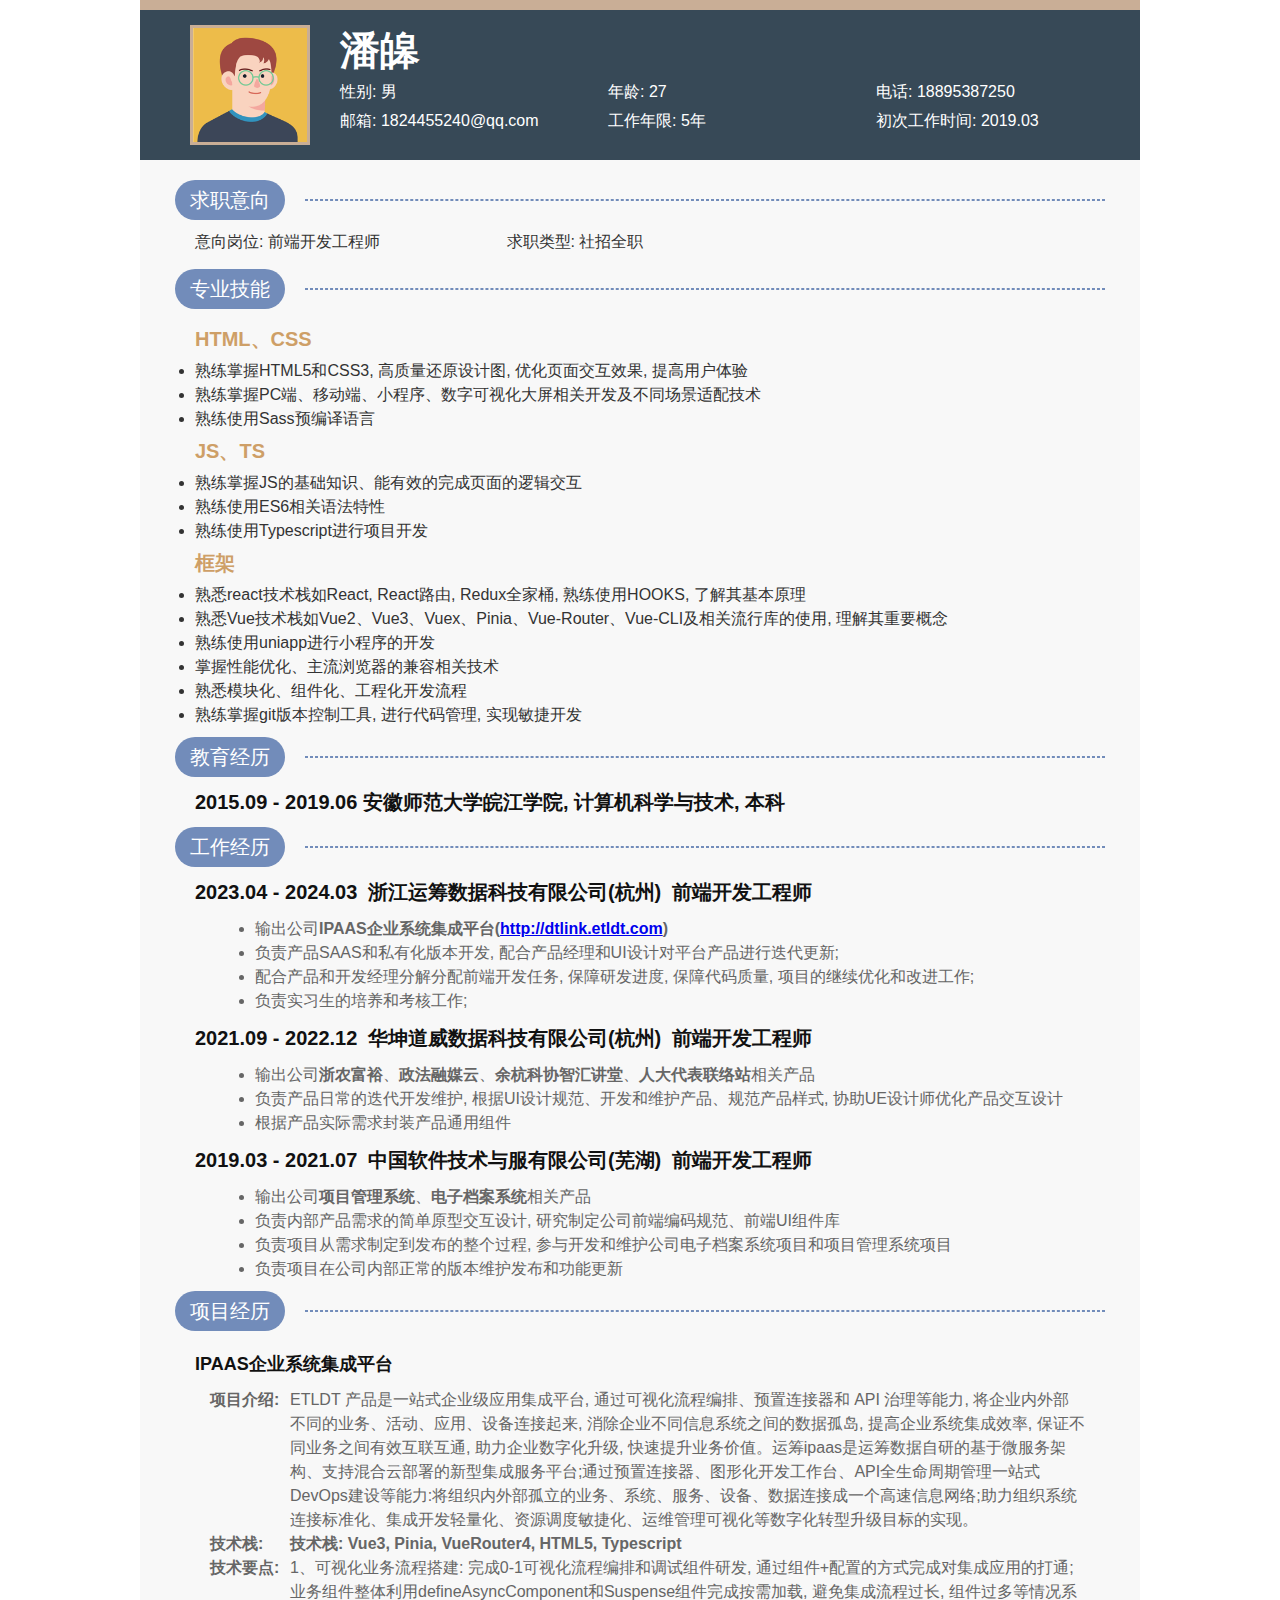
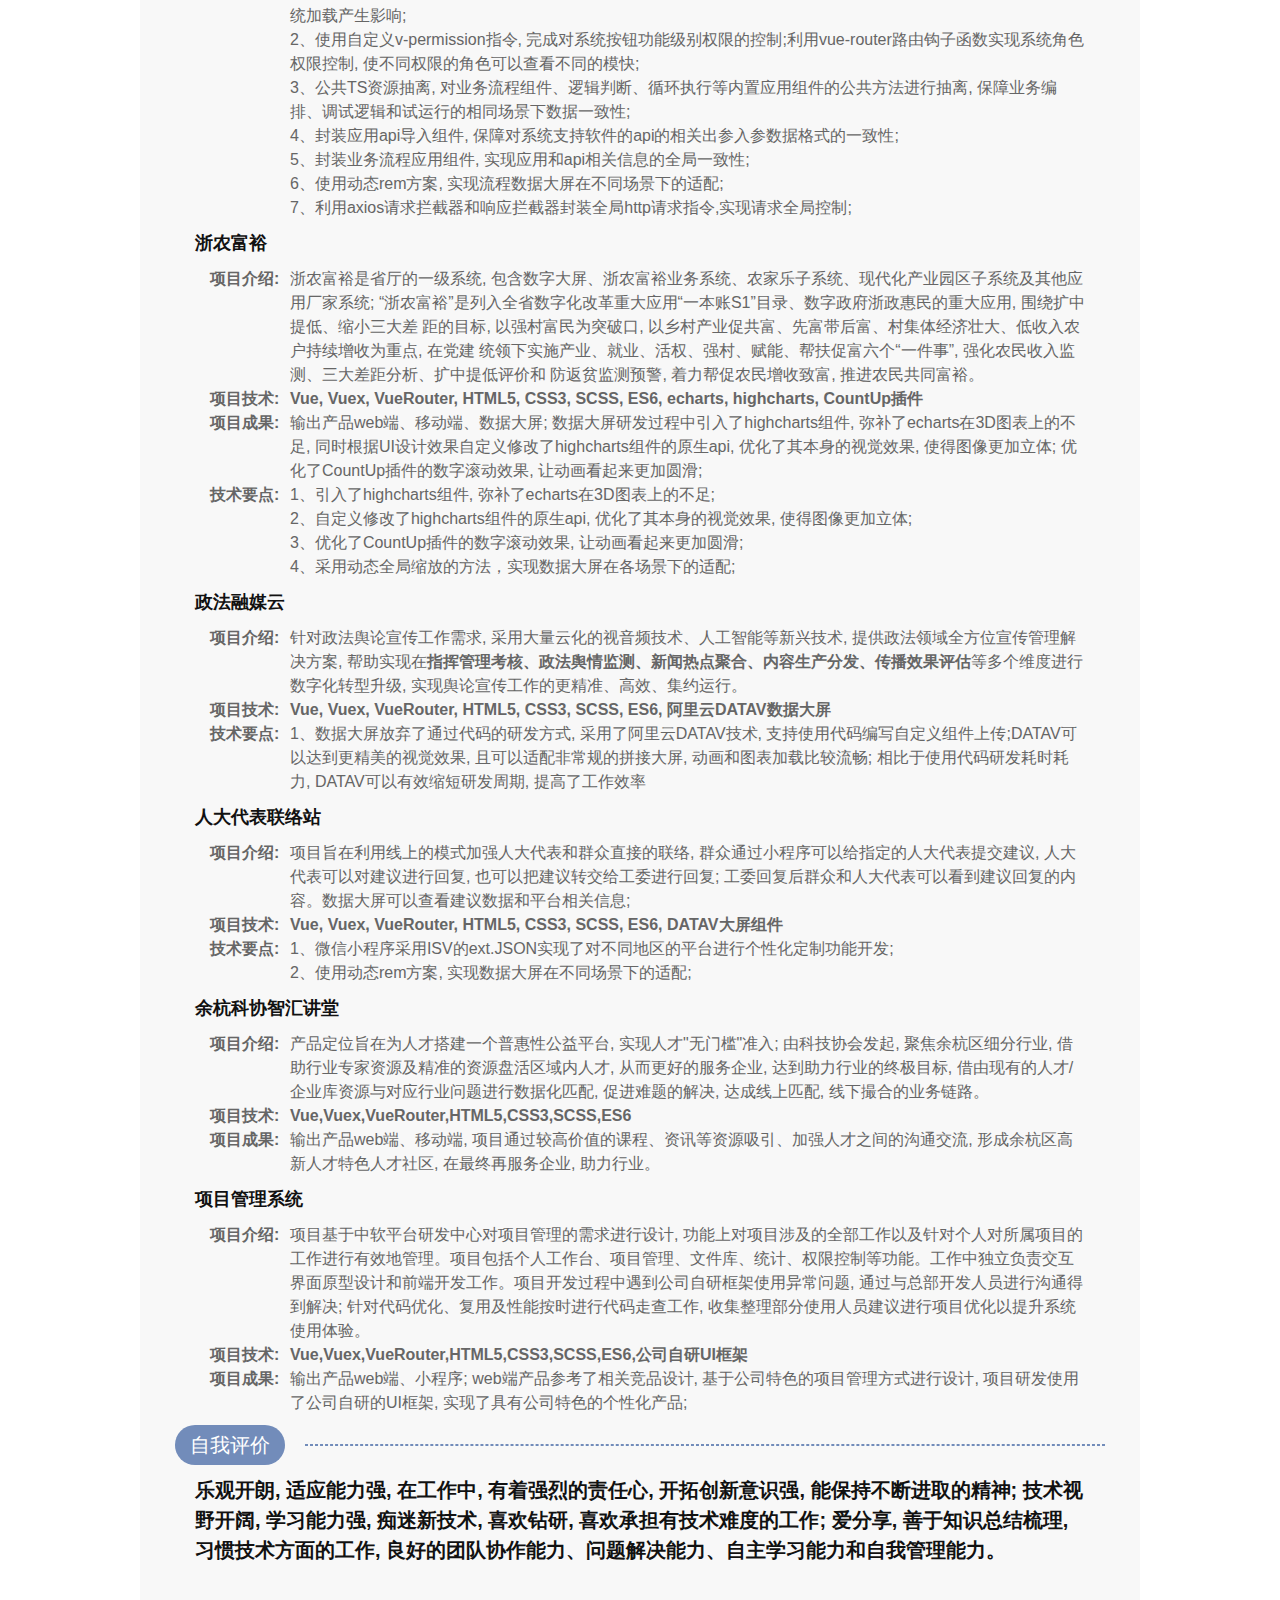
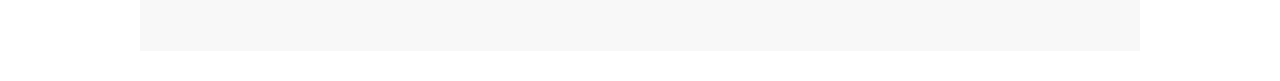
<file: vue.html>
<!--
 * @Author: pckinghao 1824455240@qq.com
 * @Date: 2022-11-08 16:19:52
 * @LastEditors: pckinghao 1824455240@qq.com
 * @LastEditTime: 2024-02-26 15:59:13
 * @FilePath: \Resume\index.html
 * @Description: 这是默认设置,请设置`customMade`, 打开koroFileHeader查看配置 进行设置: https://github.com/OBKoro1/koro1FileHeader/wiki/%E9%85%8D%E7%BD%AE
-->
<!DOCTYPE html>
<html lang="en">

<head>
  <meta charset="UTF-8">
  <meta name="viewport" content="width=device-width, initial-scale=1.0">
  <meta http-equiv="X-UA-Compatible" content="ie=edge">
  <title>潘皞-前端-本科-5年-计算机科学与技术</title>
  <link rel="stylesheet" href="vue.css">
  <link rel="stylesheet" href="https://at.alicdn.com/t/c/font_1466709_0gerwmd848k.css">
  <style>
    @media print {
      * {
        font: 16px/1.5 SimSun, STKaiti, "Microsoft YaHei", SimHei, Helvetica, Arial;
      }
      .wrapper {
        margin: 0;
      }
      li strong {
        color: rgb(0, 0, 0);
        /* font-weight: bolder; */
      }
    }
  </style>
</head>

<body>
  <div class="wrapper layout clearfix">
    <div class="userInfo">
      <div class="block-golden"></div>
      <div class="block-darkblue">
        <div class="block-darkblue-name">潘皞</div>
        <div class="block-darkblue-info">
          <div>性别: 男</div>
          <div>年龄: 27</div>
          <div>电话: 18895387250</div>
          <div>邮箱: 1824455240@qq.com</div>
          <div>工作年限: 5年</div>
          <div>初次工作时间: 2019.03</div>
        </div>
      </div>
      <img src="img/图片.png" alt="">
    </div>
    <div class="resume-body">
      <div class="job-intention">
        <div class="header-title"><span class="iconfont icon-yixiangxueyuan"> 求职意向 </span><span class="dashed"></span></div>
        <div class="job-info resume-body-pd">
          <div>意向岗位: 前端开发工程师</div>
          <div>求职类型: 社招全职</div>
          <div></div>
        </div>
      </div>
      <div class="skills">
        <div class="header-title"><span class="iconfont icon-gongju"> 专业技能 </span><span class="dashed"></span></div>
        <div class="resume-body-pd">
          <div class="resume-body-pd-tag">HTML、CSS</div>
          <li>熟练掌握HTML5和CSS3, 高质量还原设计图, 优化页面交互效果, 提高用户体验</li>
          <li>熟练掌握PC端、移动端、小程序、数字可视化大屏相关开发及不同场景适配技术</li>
          <li>熟练使用Sass预编译语言</li>
          <div class="resume-body-pd-tag">JS、TS</div>
          <li>熟练掌握JS的基础知识、能有效的完成页面的逻辑交互</li>
          <li>熟练使用ES6相关语法特性</li>
          <li>熟练使用Typescript进行项目开发</li>
          <div class="resume-body-pd-tag">框架</div>
          <li>熟悉react技术栈如React, React路由, Redux全家桶, 熟练使用HOOKS, 了解其基本原理</li>
          <li>熟悉Vue技术栈如Vue2、Vue3、Vuex、Pinia、Vue-Router、Vue-CLI及相关流行库的使用, 理解其重要概念</li>
          <li>熟练使用uniapp进行小程序的开发</li>
          <li>掌握性能优化、主流浏览器的兼容相关技术</li>
          <li>熟悉模块化、组件化、工程化开发流程</li>
          <li>熟练掌握git版本控制工具, 进行代码管理, 实现敏捷开发</li>
        </div>
      </div>
      <div class="educational">
        <div class="header-title"><span class="iconfont icon-education"> 教育经历 </span><span class="dashed"></span></div>
        <div class="school resume-body-pd">
          <h3><strong>2015.09 - 2019.06  安徽师范大学皖江学院, 计算机科学与技术, 本科</strong></h3>
        </div>
      </div>
      <div class="work">
        <div class="header-title"><span class="iconfont icon-gongzuo"> 工作经历 </span><span class="dashed"></span></div>
        <div class="work-list resume-body-pd">
          <div>
            <h3><strong>
              <span>2023.04 - 2024.03
              </span>
              <span>浙江运筹数据科技有限公司(杭州)</span>
              <span>前端开发工程师</span>
            </strong></h3>
            <div class="list-item">
              <ul>
                <li>输出公司<strong>IPAAS企业系统集成平台(<a href="http://dtlink.etldt.com">http://dtlink.etldt.com</a>)</strong></li>
                <li>负责产品SAAS和私有化版本开发, 配合产品经理和UI设计对平台产品进行迭代更新;</li>
                <li>配合产品和开发经理分解分配前端开发任务, 保障研发进度, 保障代码质量, 项目的继续优化和改进工作;</li>
                <li>负责实习生的培养和考核工作;</li>
              </ul>
            </div>
          </div>
          <div>
            <h3><strong>
              <span>2021.09 - 2022.12</span>
              <span>华坤道威数据科技有限公司(杭州)</span>
              <span>前端开发工程师</span>
            </strong></h3>
            <div class="list-item">
              <ul>
                <li>输出公司<strong>浙农富裕</strong>、<strong>政法融媒云</strong>、<strong>余杭科协智汇讲堂</strong>、<strong>人大代表联络站</strong>相关产品</li>
                <li>负责产品日常的迭代开发维护, 根据UI设计规范、开发和维护产品、规范产品样式, 协助UE设计师优化产品交互设计</li>
                <li>根据产品实际需求封装产品通用组件</li>
              </ul>
            </div>
          </div>
          <div>
            <h3><strong>
              <span>2019.03 - 2021.07</span>
              <span>中国软件技术与服有限公司(芜湖)</span>
              <span>前端开发工程师</span>
            </strong></h3>
            <div class="list-item">
              <ul>
                <li>输出公司<strong>项目管理系统</strong>、<strong>电子档案系统</strong>相关产品</li>
                <li>负责内部产品需求的简单原型交互设计, 研究制定公司前端编码规范、前端UI组件库</li>
                <li>负责项目从需求制定到发布的整个过程, 参与开发和维护公司电子档案系统项目和项目管理系统项目</li>
                <li>负责项目在公司内部正常的版本维护发布和功能更新</li>
              </ul>
            </div>
          </div>
          <!-- <div>
            <h3><strong>
              <span>2019.03 - 2019.05</span>
              <span>广州赞同科技有限公司</span>
              <span>前端开发工程师(实习)</span>
            </strong></h3>
            <div class="list-item">
              <ul>
                <li>就职前端研发组, 工作期间参与开发和维护公司关于东莞银行业务管理系统项目</li>
                <li>参与开发和维护公司已有项目</li>
                <li>合作研究公司前端编码规范、前端UI组件库</li>
              </ul>
            </div>
          </div> -->
        </div>
      </div>
      <div class="projects">
        <div class="header-title"><span class="iconfont icon-xiangmu"> 项目经历 </span><span class="dashed"></span></div>
        <div class="projects-list resume-body-pd">
          <div class="list-item">
            <div>
              <h4>IPAAS企业系统集成平台</h4>
              <ul>
                <li>
                  <div class="list-item-header"><strong>项目介绍:  </strong></div>
                  <div>
                    ETLDT 产品是一站式企业级应用集成平台, 通过可视化流程编排、预置连接器和 API 治理等能力, 将企业内外部不同的业务、活动、应用、设备连接起来, 消除企业不同信息系统之间的数据孤岛, 提高企业系统集成效率, 保证不同业务之间有效互联互通, 助力企业数字化升级, 快速提升业务价值。运筹ipaas是运筹数据自研的基于微服务架构、支持混合云部署的新型集成服务平台;通过预置连接器、图形化开发工作台、API全生命周期管理一站式DevOps建设等能力:将组织内外部孤立的业务、系统、服务、设备、数据连接成一个高速信息网络;助力组织系统连接标准化、集成开发轻量化、资源调度敏捷化、运维管理可视化等数字化转型升级目标的实现。
                  </div>
                </li>
                <li>
                  <div class="list-item-header"><strong>技术栈:  </strong></div>
                  <div><strong>技术栈:  Vue3, Pinia, VueRouter4, HTML5, Typescript</strong></div>
                </li>
                <li>
                  <div class="list-item-header"><strong>技术要点:  </strong></div>
                  <div>
                    1、可视化业务流程搭建: 完成0-1可视化流程编排和调试组件研发, 通过组件+配置的方式完成对集成应用的打通; 业务组件整体利用defineAsyncComponent和Suspense组件完成按需加载, 避免集成流程过长, 组件过多等情况系统加载产生影响;
                    <br />
                    2、使用自定义v-permission指令, 完成对系统按钮功能级别权限的控制;利用vue-router路由钩子函数实现系统角色权限控制, 使不同权限的角色可以查看不同的模快;
                    <br />
                    3、公共TS资源抽离, 对业务流程组件、逻辑判断、循环执行等内置应用组件的公共方法进行抽离, 保障业务编排、调试逻辑和试运行的相同场景下数据一致性;
                    <br />
                    4、封装应用api导入组件, 保障对系统支持软件的api的相关出参入参数据格式的一致性;
                    <br />
                    5、封装业务流程应用组件, 实现应用和api相关信息的全局一致性;
                    <br />
                    6、使用动态rem方案, 实现流程数据大屏在不同场景下的适配;
                    <br />
                    7、利用axios请求拦截器和响应拦截器封装全局http请求指令,实现请求全局控制;
                  </div>
                </li>
              </ul>
            </div>
            <div>
              <h4>浙农富裕</h4>
              <ul>
                <li>
                  <div class="list-item-header"><strong>项目介绍:  </strong></div>
                  <div>浙农富裕是省厅的一级系统, 包含数字大屏、浙农富裕业务系统、农家乐子系统、现代化产业园区子系统及其他应用厂家系统; “浙农富裕”是列入全省数字化改革重大应用“一本账S1”目录、数字政府浙政惠民的重大应用, 围绕扩中提低、缩小三大差 距的目标, 以强村富民为突破口, 以乡村产业促共富、先富带后富、村集体经济壮大、低收入农户持续增收为重点, 在党建 统领下实施产业、就业、活权、强村、赋能、帮扶促富六个“一件事”, 强化农民收入监测、三大差距分析、扩中提低评价和 防返贫监测预警, 着力帮促农民增收致富, 推进农民共同富裕。</div>
                </li>
                <li>
                  <div class="list-item-header"><strong>项目技术:  </strong></div>
                  <div><strong>Vue, Vuex, VueRouter, HTML5, CSS3, SCSS, ES6, echarts, highcharts, CountUp插件</strong></div>
                </li>
                <li>
                  <div class="list-item-header"><strong>项目成果:  </strong></div>
                  <div>输出产品web端、移动端、数据大屏; 数据大屏研发过程中引入了highcharts组件, 弥补了echarts在3D图表上的不足, 同时根据UI设计效果自定义修改了highcharts组件的原生api, 优化了其本身的视觉效果, 使得图像更加立体; 优化了CountUp插件的数字滚动效果, 让动画看起来更加圆滑; </div>
                </li>
                <li>
                  <div class="list-item-header"><strong>技术要点:  </strong></div>
                  <div>
                    1、引入了highcharts组件, 弥补了echarts在3D图表上的不足;
                    <br />
                    2、自定义修改了highcharts组件的原生api, 优化了其本身的视觉效果, 使得图像更加立体;
                    <br />
                    3、优化了CountUp插件的数字滚动效果, 让动画看起来更加圆滑;
                    <br />
                    4、采用动态全局缩放的方法，实现数据大屏在各场景下的适配;
                  </div>
                </li>
              </ul>
            </div>
            <div>
              <h4>政法融媒云</h4>
              <ul>
                <li>
                  <div class="list-item-header"><strong>项目介绍:  </strong></div>
                  <div>针对政法舆论宣传工作需求, 采用大量云化的视音频技术、人工智能等新兴技术, 提供政法领域全方位宣传管理解决方案, 帮助实现在<strong>指挥管理考核、政法舆情监测、新闻热点聚合、内容生产分发、传播效果评估</strong>等多个维度进行数字化转型升级, 实现舆论宣传工作的更精准、高效、集约运行。</div>
                </li>
                <li>
                  <div class="list-item-header"><strong>项目技术:  </strong></div>
                  <div><strong>Vue, Vuex, VueRouter, HTML5, CSS3, SCSS, ES6, 阿里云DATAV数据大屏</strong></div>
                </li>
                <li>
                  <div class="list-item-header"><strong>技术要点:  </strong></div>
                  <div>
                    1、数据大屏放弃了通过代码的研发方式, 采用了阿里云DATAV技术, 支持使用代码编写自定义组件上传;DATAV可以达到更精美的视觉效果, 且可以适配非常规的拼接大屏, 动画和图表加载比较流畅; 相比于使用代码研发耗时耗力, DATAV可以有效缩短研发周期, 提高了工作效率
                  </div>
                </li>
              </ul>
            </div>
            <div>
              <h4>人大代表联络站</h4>
              <ul>
                <li>
                  <div class="list-item-header"><strong>项目介绍:  </strong></div>
                  <div>项目旨在利用线上的模式加强人大代表和群众直接的联络, 群众通过小程序可以给指定的人大代表提交建议, 人大代表可以对建议进行回复, 也可以把建议转交给工委进行回复; 工委回复后群众和人大代表可以看到建议回复的内容。数据大屏可以查看建议数据和平台相关信息; </div>
                </li>
                <li>
                  <div class="list-item-header"><strong>项目技术:  </strong></div>
                  <div><strong>Vue, Vuex, VueRouter, HTML5, CSS3, SCSS, ES6, DATAV大屏组件</strong></div>
                </li>
                <li>
                  <div class="list-item-header"><strong>技术要点:  </strong></div>
                  <div>
                    1、微信小程序采用ISV的ext.JSON实现了对不同地区的平台进行个性化定制功能开发;
                    <br />
                    2、使用动态rem方案, 实现数据大屏在不同场景下的适配;
                  </div>
                </li>
              </ul>
            </div>
            <div>
              <h4>余杭科协智汇讲堂</h4>
              <ul>
                <li>
                  <div class="list-item-header"><strong>项目介绍:  </strong></div>
                  <div>产品定位旨在为人才搭建一个普惠性公益平台, 实现人才"无门槛"准入; 由科技协会发起, 聚焦余杭区细分行业, 借助行业专家资源及精准的资源盘活区域内人才, 从而更好的服务企业, 达到助力行业的终极目标, 借由现有的人才/企业库资源与对应行业问题进行数据化匹配, 促进难题的解决, 达成线上匹配, 线下撮合的业务链路。</div>
                </li>
                <li>
                  <div class="list-item-header"><strong>项目技术:  </strong></div>
                  <div><strong>Vue,Vuex,VueRouter,HTML5,CSS3,SCSS,ES6</strong></div>
                </li>
                <li>
                  <div class="list-item-header"><strong>项目成果:  </strong></div>
                  <div>输出产品web端、移动端, 项目通过较高价值的课程、资讯等资源吸引、加强人才之间的沟通交流, 形成余杭区高新人才特色人才社区, 在最终再服务企业, 助力行业。</div>
                </li>
              </ul>
            </div>
            <div>
              <h4>项目管理系统</h4>
              <ul>
                <li>
                  <div class="list-item-header"><strong>项目介绍:  </strong></div>
                  <div>项目基于中软平台研发中心对项目管理的需求进行设计, 功能上对项目涉及的全部工作以及针对个人对所属项目的工作进行有效地管理。项目包括个人工作台、项目管理、文件库、统计、权限控制等功能。工作中独立负责交互界面原型设计和前端开发工作。项目开发过程中遇到公司自研框架使用异常问题, 通过与总部开发人员进行沟通得到解决; 针对代码优化、复用及性能按时进行代码走查工作, 收集整理部分使用人员建议进行项目优化以提升系统使用体验。</div>
                </li>
                <li>
                  <div class="list-item-header"><strong>项目技术:  </strong></div>
                  <div><strong>Vue,Vuex,VueRouter,HTML5,CSS3,SCSS,ES6,公司自研UI框架</strong></div>
                </li>
                <li>
                  <div class="list-item-header"><strong>项目成果:  </strong></div>
                  <div>输出产品web端、小程序; web端产品参考了相关竞品设计, 基于公司特色的项目管理方式进行设计, 项目研发使用了公司自研的UI框架, 实现了具有公司特色的个性化产品; </div>
                </li>
              </ul>
            </div>
            <!-- <div>
              <h4>东莞银行业务管理系统
                
              </h4>
              <ul>
                <li>
                  <div class="list-item-header"><strong>项目介绍:  </strong></div>
                  <div>项目基于档案整理与归档的相关行业标准及《电子档案室系统建设指南》进行需求设计, 功能上囊括了对档案收集、管理、保存、利用与处置的全生命周期管控; </div>
                </li>
                <li>
                  <div class="list-item-header"><strong>项目技术:  </strong></div>
                  <div><strong>JavaScript,jQuery</strong></div>
                </li>
                <li>
                  <div class="list-item-header"><strong>项目成果:  </strong></div>
                  <div>输出产品web端, 产品引入了工作流, 对实体档案相关借阅和调览工作进行简化, 优化了线下申请流程, 减少了申请的复杂度, 优化了工作效率。加入了动态工单, 实现了可以在不同状态下工单打印, 避免了线下纸质工单模板不同意的问题</div>
                </li>
              </ul>
            </div> -->
          </div>
        </div>
      </div>
      <div class="selfEvaluation">
        <div class="header-title"><span class="iconfont icon-gangbigongju"> 自我评价 </span><span class="dashed"></span></div>
        <div class="resume-body-pd">
          <h3><strong>乐观开朗, 适应能力强, 在工作中, 有着强烈的责任心, 开拓创新意识强, 能保持不断进取的精神; 技术视野开阔, 学习能力强, 痴迷新技术, 喜欢钻研, 喜欢承担有技术难度的工作; 爱分享, 善于知识总结梳理, 习惯技术方面的工作, 良好的团队协作能力、问题解决能力、自主学习能力和自我管理能力。</strong></h3>
        </div>
      </div>
    </div>
  </div>
</body>

</html>
</file>
<file: index.css>
* {
	margin: 0;
	padding: 0;
	box-sizing: border-box;
}

.layout {
	max-width: 1000px;
	margin: 0 auto;
}

.clearfix::after {
	content: "";
	display: block;
	clear: both;
}

:root {
	--bgColor: #374957;
	--capsuleColor: #728cba;
}
body {
	font: 16px/1.5 SimSun, STKaiti, "Microsoft YaHei", SimHei, Helvetica, Arial;
	color: #333;
	/* background: rgb(26, 25, 25); */
}

.wrapper {
	/* margin-top: 10px; */
	margin-bottom: 30px;
	overflow: auto;
}

h3 strong {
	font-size: 20px;
	color: #111;
	font-weight: bold;
}

h4 {
	font-size: 18px;
	color: #111;
	font-weight: bold;
}

/* 头部个人信息 */
.userInfo {
	/* padding-top: 40px; */
	position: relative;
}

.userInfo img {
	position: absolute;
	top: 25px;
	left: 50px;
	width: 120px;
	border: 3px solid #c9ae96;
}

.userInfo .block-golden {
	height: 10px;
	background-color: #c9ae96;
}

.userInfo .block-darkblue {
	height: 150px;
	padding-left: 200px;
	background-color: var(--bgColor);
	color: #fff;
}

.userInfo .block-darkblue .block-darkblue-name {
	padding-top: 10px;
	font-size: 40px;
	font-weight: bold;
}

.userInfo .block-darkblue .block-darkblue-info {
	display: flex;
	justify-content: space-between;
	flex-wrap: wrap;
}

.userInfo .block-darkblue .block-darkblue-info div {
	margin-bottom: 5px;
	width: 33%;
}

.resume-body {
	padding: 20px 50px 75px 50px;
	background-color: #f8f8f8;
}

/* 求职意向 */

.resume-body .job-intention,
.skills,
.educational,
.work,
.projects,
.selfEvaluation {
	margin-bottom: 10px;
}

.resume-body .header-title {
	display: flex;
	align-items: center;
}

.resume-body .header-title .iconfont {
	display: inline-block;
	padding: 5px 15px;
	border-radius: 50px;
	font-size: 20px;
	color: #fff;
	background-color: var(--capsuleColor);
}

.resume-body .header-title .dashed {
	flex: 1;
	margin-left: 20px;
	height: 0;
	border: 1px dashed var(--capsuleColor);
}

.resume-body-pd {
	padding: 10px 20px 0 20px;
}
/* 求职意向 */
.resume-body .job-intention .job-info {
	display: flex;
	justify-content: space-between;
	flex-wrap: wrap;
}

.resume-body .job-intention .job-info div {
	flex: 0 0 auto;
	margin-bottom: 5px;
	width: 30%;
}

/* 工作经历 */
.resume-body .work .work-list span {
	font-size: 20px;
	display: inline-block;
	margin-right: 5px;
}
.resume-body .work .work-list .list-item {
	margin: 10px 0 10px 30px;
}
.resume-body .work .work-list .list-item ul {
	padding-left: 30px;
	font-size: 14px;
	color: #666;
}

/* 项目经历 */
.resume-body .projects .projects-list .list-item {
	margin: 0 0 10px 0px;
}
.resume-body .projects .projects-list .list-item h4 {
	margin-top: 10px;
}
.resume-body .projects .projects-list .list-item ul {
	margin-top: 10px;
	padding-left: 30px;
	list-style-type: circle;
	font-size: 14px;
	color: #666;
}
/* 自我评价 */
</file>
<file: react.css>
* {
	margin: 0;
	padding: 0;
	box-sizing: border-box;
}

.layout {
	max-width: 1000px;
	margin: 0 auto;
}

.clearfix::after {
	content: "";
	display: block;
	clear: both;
}

:root {
	--bgColor: #374957;
	--capsuleColor: #728cba;
}
body {
	font: 16px/1.5 SimSun, STKaiti, "Microsoft YaHei", SimHei, Helvetica, Arial;
	color: #333;
	/* background: rgb(26, 25, 25); */
}

.wrapper {
	/* margin-top: 10px; */
	margin-bottom: 30px;
	overflow: auto;
}

h3 strong {
	font-size: 20px;
	color: #111;
	font-weight: bold;
}

h4 {
	font-size: 18px;
	color: #111;
	font-weight: bold;
}

/* 头部个人信息 */
.userInfo {
	/* padding-top: 40px; */
	position: relative;
}

.userInfo img {
	position: absolute;
	top: 25px;
	left: 50px;
	width: 120px;
	border: 3px solid #c9ae96;
}

.userInfo .block-golden {
	height: 10px;
	background-color: #c9ae96;
}

.userInfo .block-darkblue {
	height: 150px;
	padding-left: 200px;
	background-color: var(--bgColor);
	color: #fff;
}

.userInfo .block-darkblue .block-darkblue-name {
	padding-top: 10px;
	font-size: 40px;
	font-weight: bold;
}

.userInfo .block-darkblue .block-darkblue-info {
	display: flex;
	justify-content: space-between;
	flex-wrap: wrap;
}

.userInfo .block-darkblue .block-darkblue-info div {
	margin-bottom: 5px;
	width: 33%;
}

.resume-body {
	padding: 20px 35px 75px 35px;
	background-color: #f8f8f8;
}

/* 求职意向 */

.resume-body .job-intention,
.skills,
.educational,
.work,
.projects,
.selfEvaluation {
	margin-bottom: 10px;
}

.resume-body .header-title {
	display: flex;
	align-items: center;
}

.resume-body .header-title .iconfont {
	display: inline-block;
	padding: 5px 15px;
	border-radius: 50px;
	font-size: 20px;
	color: #fff;
	background-color: var(--capsuleColor);
}

.resume-body .header-title .dashed {
	flex: 1;
	margin-left: 20px;
	height: 0;
	border: 1px dashed var(--capsuleColor);
}

.resume-body-pd {
	padding: 10px 20px 0 20px;
}
.resume-body-pd-tag {
	padding: 5px 0;
	font-size: 20px;
	font-weight: bold;
	color: #ce9f67;
}
/* 求职意向 */
.resume-body .job-intention .job-info {
	display: flex;
	justify-content: space-between;
	flex-wrap: wrap;
}

.resume-body .job-intention .job-info div {
	flex: 0 0 auto;
	margin-bottom: 5px;
	width: 30%;
}

/* 工作经历 */
.resume-body .work .work-list span {
	font-size: 20px;
	display: inline-block;
	margin-right: 5px;
}
.resume-body .work .work-list .list-item {
	margin: 10px 0 10px 30px;
}
.resume-body .work .work-list .list-item ul {
	padding-left: 30px;
	font-size: 16px;
	color: #666;
}

/* 项目经历 */
.resume-body .projects .projects-list .list-item {
	margin: 0 0 10px 0px;
}
.resume-body .projects .projects-list .list-item h4 {
	margin-top: 10px;
}
.resume-body .projects .projects-list .list-item ul {
	margin-top: 10px;
	padding-left: 15px;
	list-style-type: circle;
	font-size: 16px;
	color: #666;
}
.resume-body .projects .projects-list .list-item ul li{
	display: flex;
}
.resume-body .projects .projects-list .list-item ul li .list-item-header{
	width: 80px;
	flex-grow: 0;
	flex-shrink: 0;
}
/* 自我评价 */
</file>
<file: resume.css>
* {
	margin: 0;
	padding: 0;
	box-sizing: border-box;
}

.layout {
	max-width: 1000px;
	margin: 0 auto;
}

.clearfix::after {
	content: "";
	display: block;
	clear: both;
}

body {
	font: 16px/1.5 SimSun, STKaiti, "Microsoft YaHei", SimHei, Helvetica, Arial;
	color: #333;
	/* background: rgb(26, 25, 25); */
}

.wrapper {
	background-color: #ececec;
	margin-top: 10px;
	margin-bottom: 30px;
	overflow: auto;
}

.aside {
	float: left;
	width: 260px;
}

.aside .user {
	text-align: center;
	padding: 20px 0 20px 0;
}

.aside .user h1 {
	font-size: 40px;
}

.aside .user h1::after {
	content: "";
	display: block;
	width: 60px;
	border-top: 1px solid #d6d6d6;
	margin-top: 20px;
	margin: 16px auto;
}

.aside .user::after {
	content: "";
	display: block;
	width: 0;
	height: 0;
	margin-top: 20px;
	border-top: 15px solid #d6d6d6;
	border-bottom: 15px solid transparent;
	border-right: 130px solid #d6d6d6;
	border-left: 130px solid transparent;
}

.aside .contact {
	padding: 20px 20px 20px 10px;
}

.aside .contact-title {
	text-align: center;
}

.aside .contact li {
	border-bottom: 1px solid #d6d6d6;
	list-style: none;
	line-height: 30px;
}

.aside .contact .iconfont {
	border-right: 1px solid #d6d6d6;
	padding-right: 10px;
	margin-right: 10px;
	padding-left: 10px;
	display: inline-block;
	font-size: 20px;
	color: #7bbaaa;
}

.aside .skills {
	background: #7bbaaa;
	padding: 20px;
	color: #fff;
}

.aside .skills ul {
	margin-left: 20px;
}
.aside .skills ul li {
	margin-top: 10px;
}

/* .aside .skills dt {
  color: #eee;
  margin-top: 15px;
}

.aside .skills dd {
  height: 4px;
  background: #257767;
  border-radius: 2px;
  margin-top: 10px;
} */

.aside .skills .mastery {
	display: block;
	height: 4px;
	background: #fff;
	border-radius: 2px;
}

.aside .other h2 {
	margin: 20px 0 0 20px;
}

.main {
	margin-left: 260px;
	background: #fff;
	padding: 40px;
	margin-top: 10px;
	margin-bottom: 10px;
	margin-right: 20px;
}

.main .intro {
	overflow: auto;
}

.main .intro img {
	width: 100px;
	height: 100px;
	float: left;
}

.main .intro p {
	margin-left: 120px;
}

.main h2 {
	font-size: 40px;
	color: #d9d9d9;
	text-align: center;
	margin-top: 18px;
}

.main .pill {
	float: left;
	margin-top: 5px;
	background: #000;
	color: #fff;
	display: inline-block;
	font-size: 13px;
	width: 130px;
	line-height: 20px;
	text-align: center;
	border-radius: 20px;
}

.main .more {
	margin-left: 140px;
	border-left: 1px solid #eee;
}

.main h3 {
	color: #666;
	font-size: 20px;
	font-weight: normal;
}

.main h3 strong {
	color: #111;
	font-weight: bold;
}

.main h3::before {
	content: "";
	display: inline-block;
	width: 6px;
	height: 6px;
	border-radius: 6px;
	border: 2px solid #7bbaaa;
	margin-right: 10px;
	position: relative;
	left: -5px;
}

.main h4 {
	color: rgb(0, 0, 0);
	margin-top: 20px;
	margin-left: 40px;
}

.main .more ul {
	margin-left: 50px;
	padding-bottom: 20px;
}
.main .more li {
	color: #666;
	font-size: 14px;
}
</file>
<file: vue.css>
* {
	margin: 0;
	padding: 0;
	box-sizing: border-box;
}

.layout {
	max-width: 1000px;
	margin: 0 auto;
}

.clearfix::after {
	content: "";
	display: block;
	clear: both;
}

:root {
	--bgColor: #374957;
	--capsuleColor: #728cba;
}
body {
	font: 16px/1.5 SimSun, STKaiti, "Microsoft YaHei", SimHei, Helvetica, Arial;
	color: #333;
	/* background: rgb(26, 25, 25); */
}

.wrapper {
	/* margin-top: 10px; */
	margin-bottom: 30px;
	overflow: auto;
}

h3 strong {
	font-size: 20px;
	color: #111;
	font-weight: bold;
}

h4 {
	font-size: 18px;
	color: #111;
	font-weight: bold;
}

/* 头部个人信息 */
.userInfo {
	/* padding-top: 40px; */
	position: relative;
}

.userInfo img {
	position: absolute;
	top: 25px;
	left: 50px;
	width: 120px;
	border: 3px solid #c9ae96;
}

.userInfo .block-golden {
	height: 10px;
	background-color: #c9ae96;
}

.userInfo .block-darkblue {
	height: 150px;
	padding-left: 200px;
	background-color: var(--bgColor);
	color: #fff;
}

.userInfo .block-darkblue .block-darkblue-name {
	padding-top: 10px;
	font-size: 40px;
	font-weight: bold;
}

.userInfo .block-darkblue .block-darkblue-info {
	display: flex;
	justify-content: space-between;
	flex-wrap: wrap;
}

.userInfo .block-darkblue .block-darkblue-info div {
	margin-bottom: 5px;
	width: 33%;
}

.resume-body {
	padding: 20px 35px 75px 35px;
	background-color: #f8f8f8;
}

/* 求职意向 */

.resume-body .job-intention,
.skills,
.educational,
.work,
.projects,
.selfEvaluation {
	margin-bottom: 10px;
}

.resume-body .header-title {
	display: flex;
	align-items: center;
}

.resume-body .header-title .iconfont {
	display: inline-block;
	padding: 5px 15px;
	border-radius: 50px;
	font-size: 20px;
	color: #fff;
	background-color: var(--capsuleColor);
}

.resume-body .header-title .dashed {
	flex: 1;
	margin-left: 20px;
	height: 0;
	border: 1px dashed var(--capsuleColor);
}

.resume-body-pd {
	padding: 10px 20px 0 20px;
}
.resume-body-pd-tag {
	padding: 5px 0;
	font-size: 20px;
	font-weight: bold;
	color: #ce9f67;
}
/* 求职意向 */
.resume-body .job-intention .job-info {
	display: flex;
	justify-content: space-between;
	flex-wrap: wrap;
}

.resume-body .job-intention .job-info div {
	flex: 0 0 auto;
	margin-bottom: 5px;
	width: 30%;
}

/* 工作经历 */
.resume-body .work .work-list span {
	font-size: 20px;
	display: inline-block;
	margin-right: 5px;
}
.resume-body .work .work-list .list-item {
	margin: 10px 0 10px 30px;
}
.resume-body .work .work-list .list-item ul {
	padding-left: 30px;
	font-size: 16px;
	color: #666;
}

/* 项目经历 */
.resume-body .projects .projects-list .list-item {
	margin: 0 0 10px 0px;
}
.resume-body .projects .projects-list .list-item h4 {
	margin-top: 10px;
}
.resume-body .projects .projects-list .list-item ul {
	margin-top: 10px;
	padding-left: 15px;
	list-style-type: circle;
	font-size: 16px;
	color: #666;
}
.resume-body .projects .projects-list .list-item ul li{
	display: flex;
}
.resume-body .projects .projects-list .list-item ul li .list-item-header{
	width: 80px;
	flex-grow: 0;
	flex-shrink: 0;
}
/* 自我评价 */
</file>
